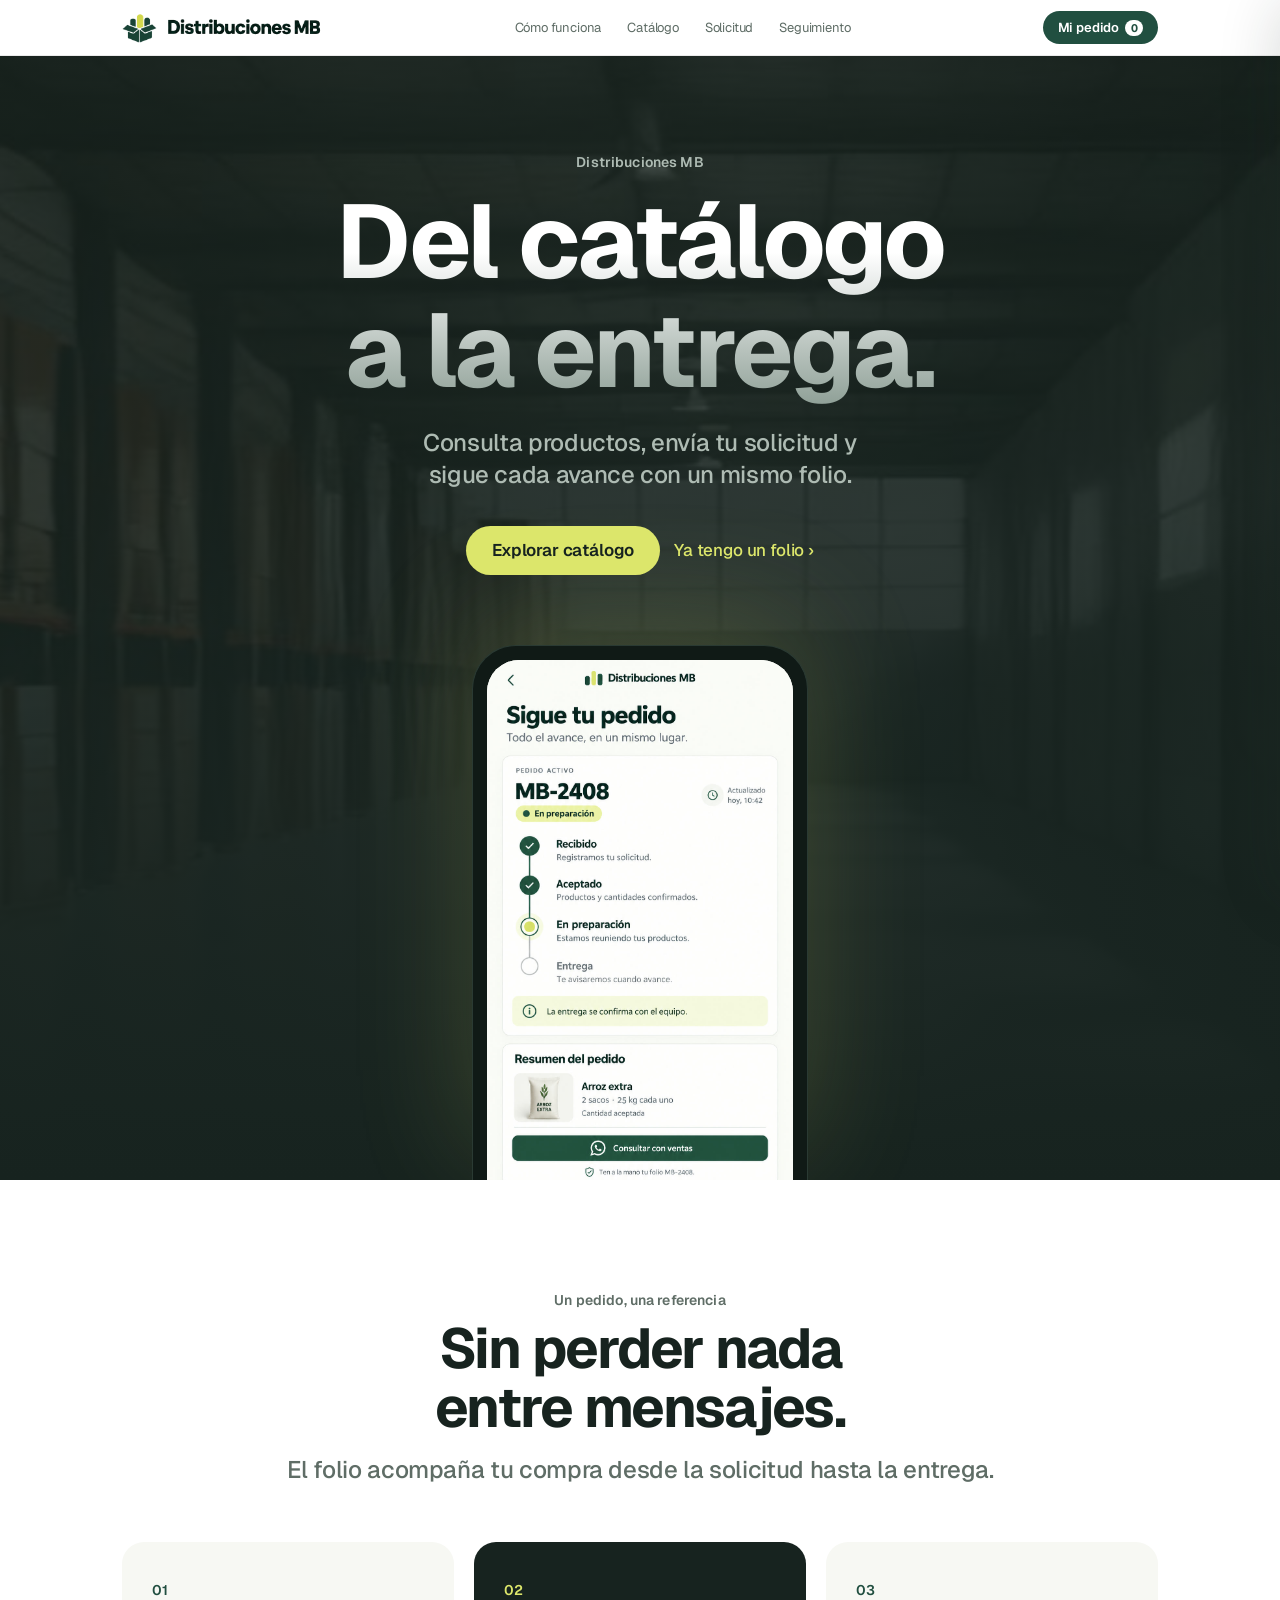
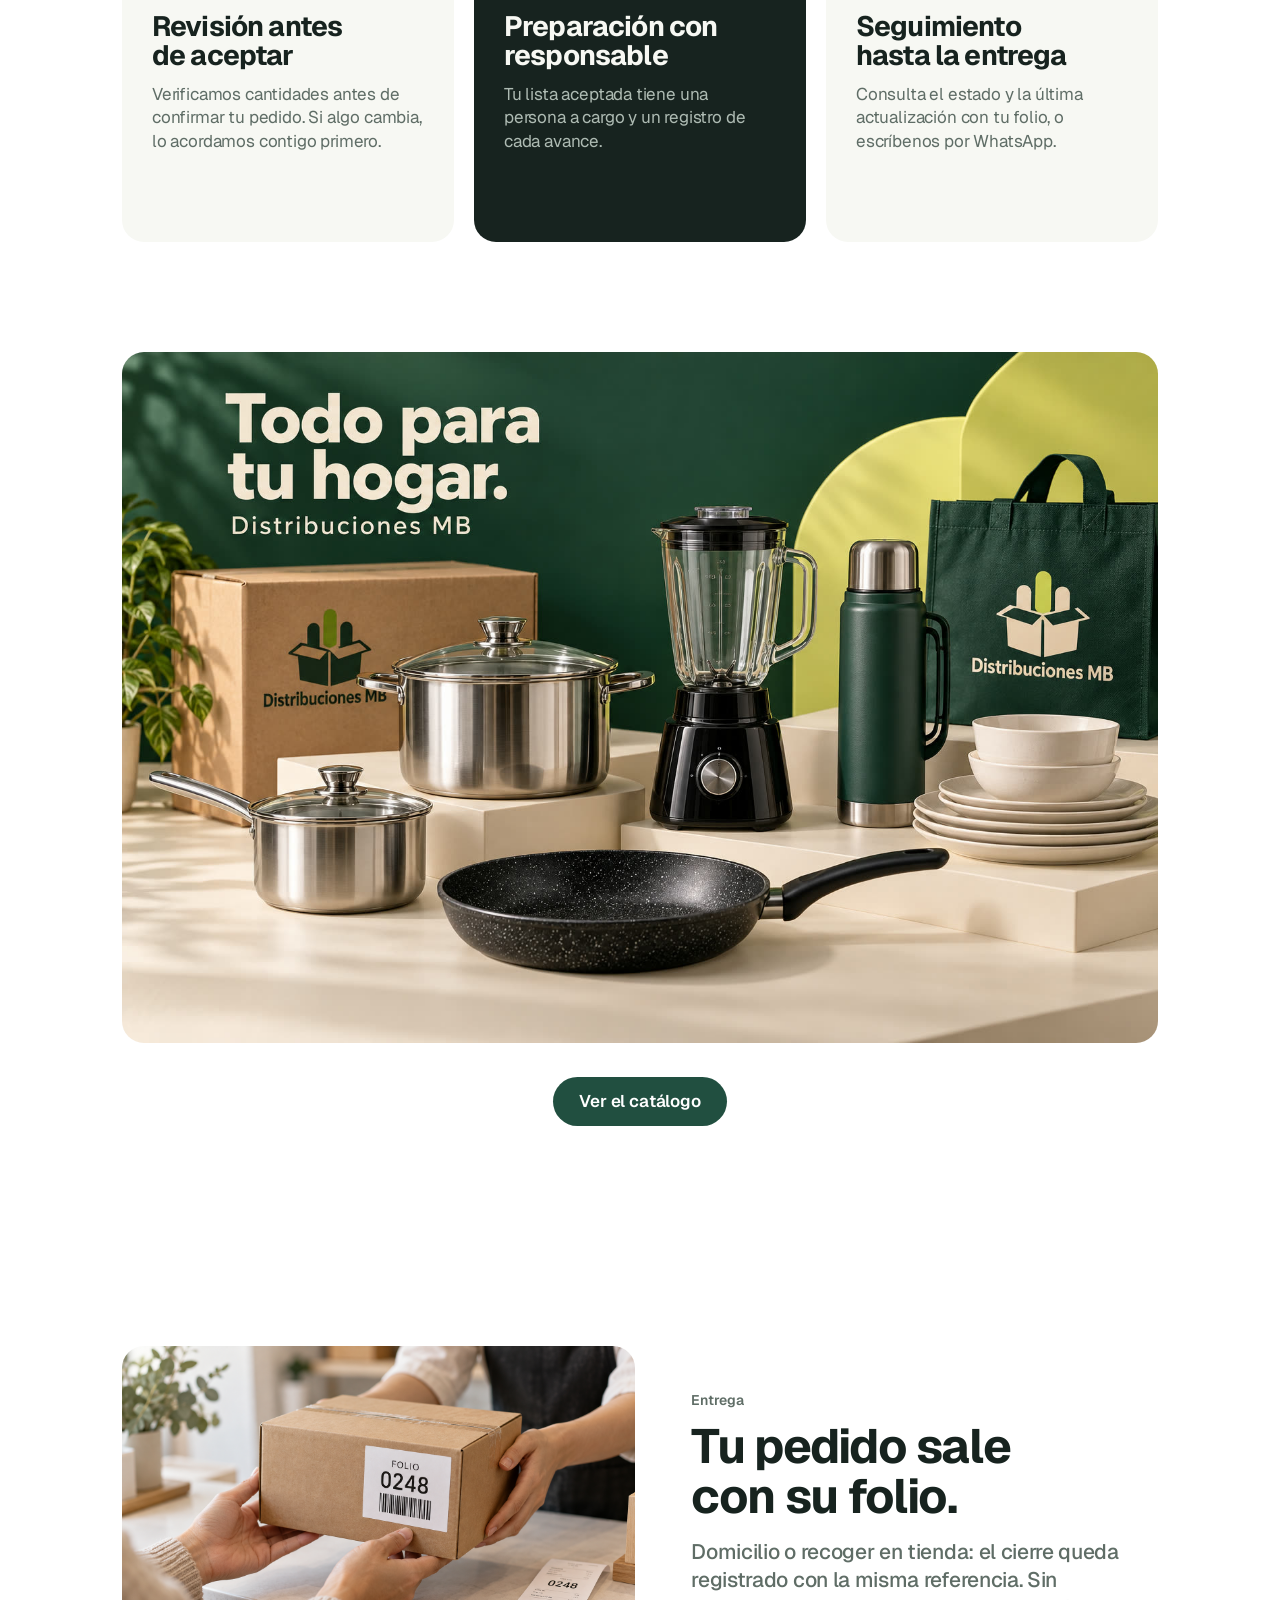
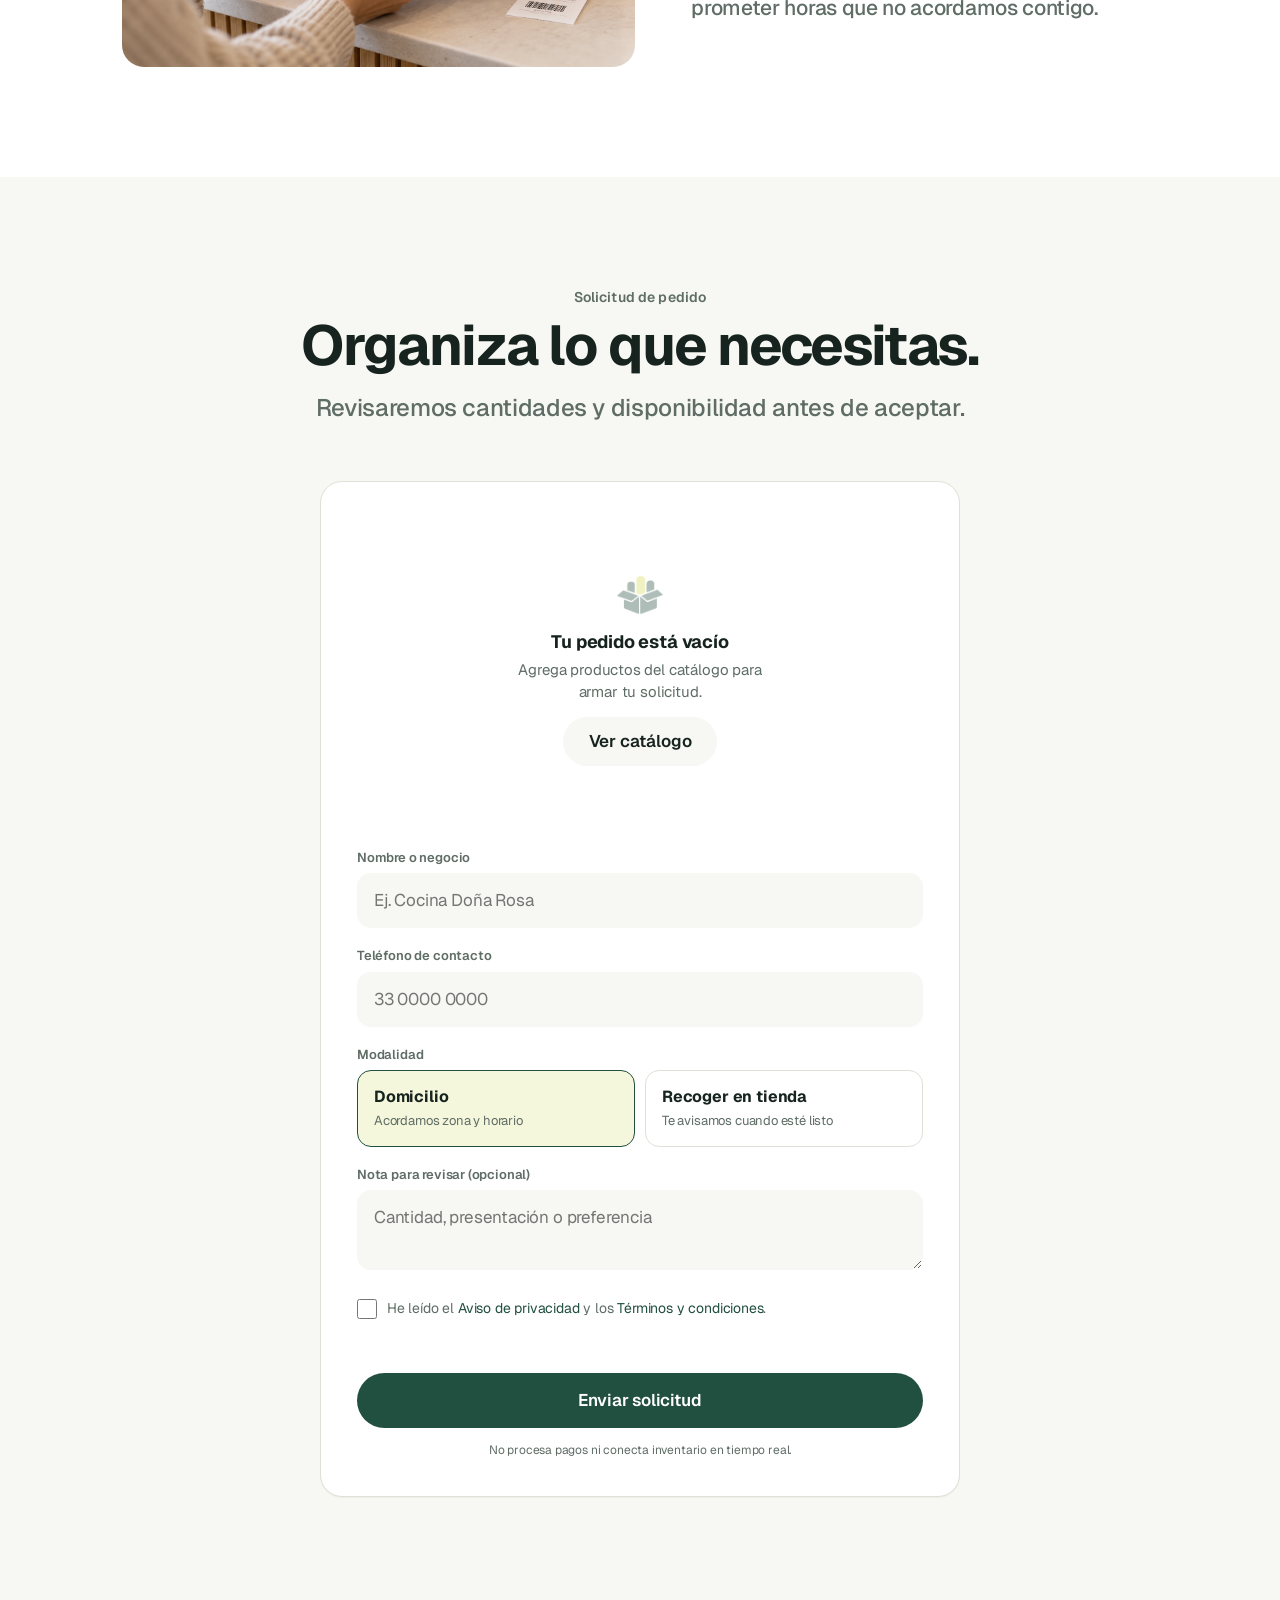
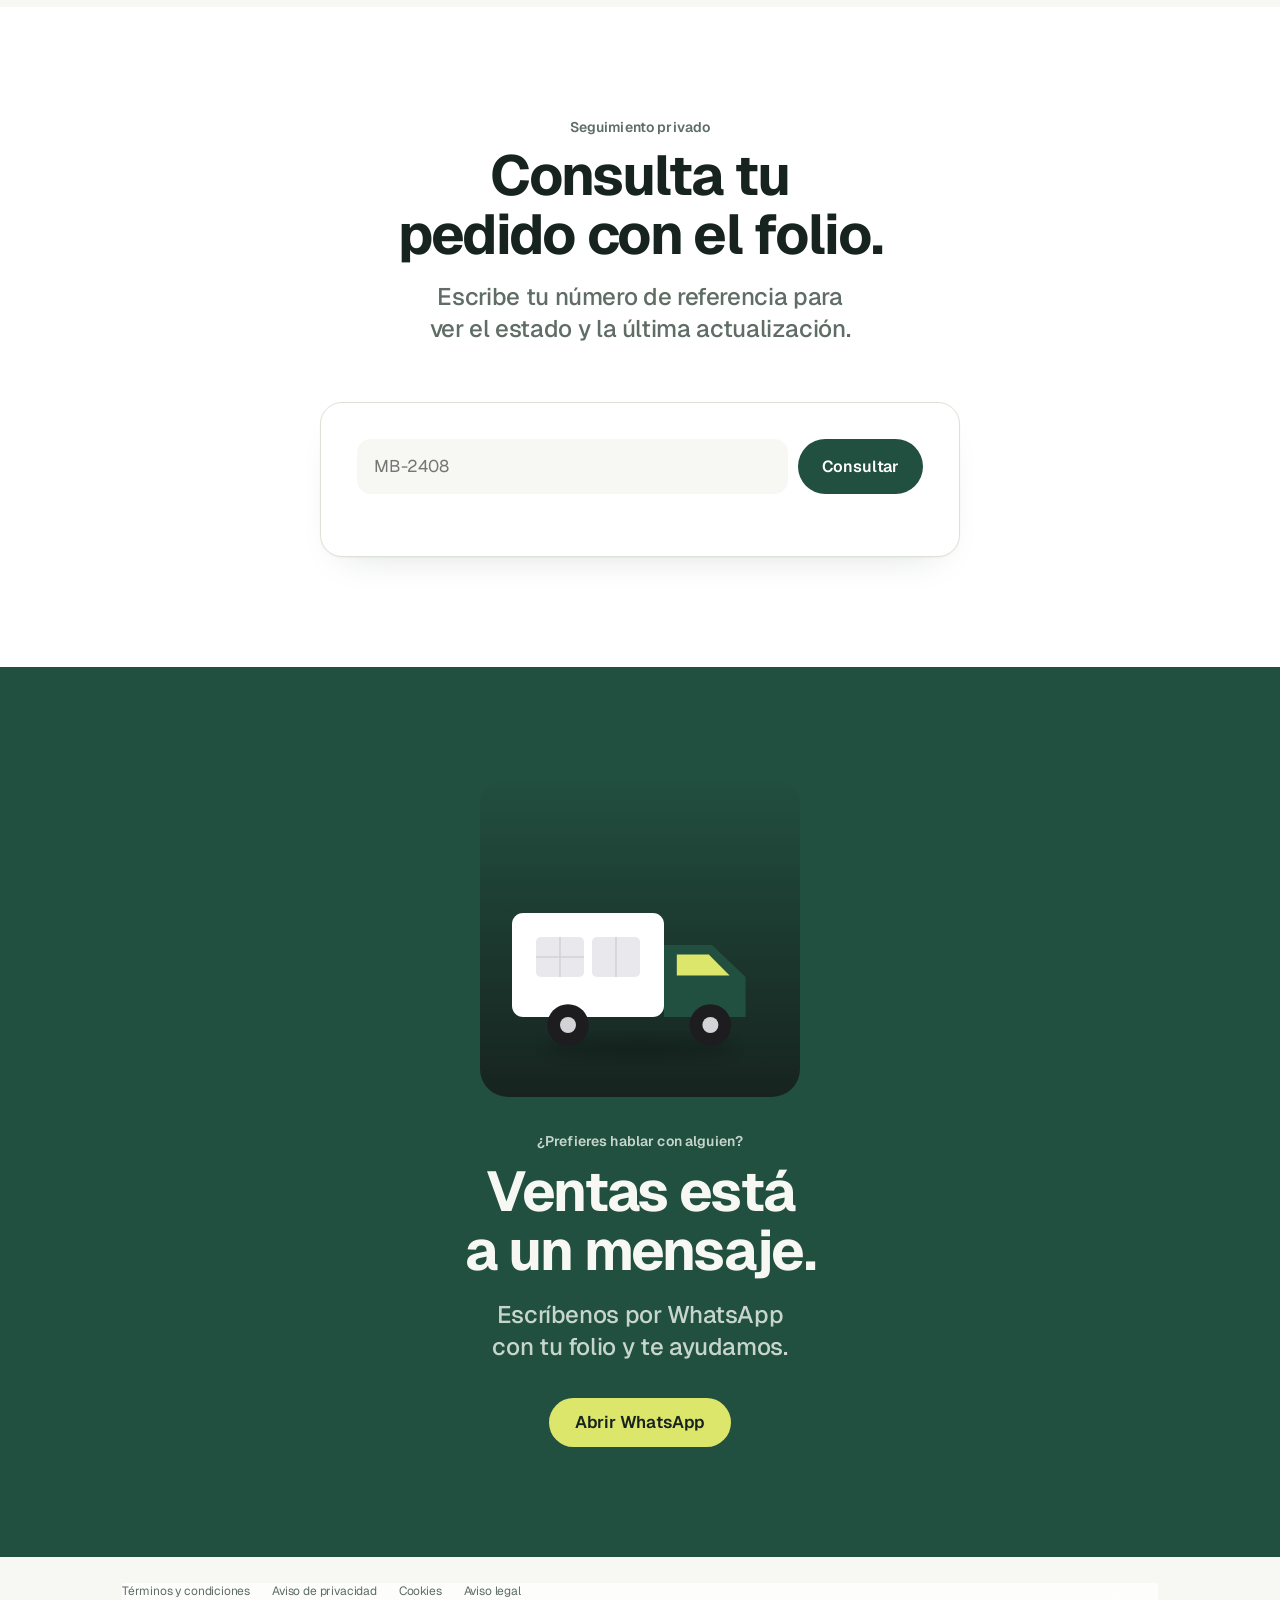
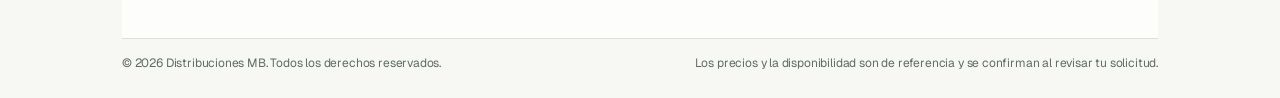
<file: index.html>
<!doctype html>
<html lang="es">
<head>
<meta charset="utf-8">
<link rel="icon" type="image/png" href="img/favicon.png">
<meta name="viewport" content="width=device-width, initial-scale=1, viewport-fit=cover">
<title>Distribuciones MB — Del catálogo a la entrega</title>
<meta name="description" content="Consulta productos, envía tu solicitud y sigue cada avance con un mismo folio.">
<link rel="preconnect" href="https://fonts.googleapis.com"><link rel="preconnect" href="https://fonts.gstatic.com" crossorigin>
<link rel="stylesheet" href="https://fonts.googleapis.com/css2?family=Geist:wght@400;500;600;700&display=swap">
<link rel="stylesheet" href="style.css">
</head>
<body>

<nav>
  <div class="wrap">
    <a class="brand" href="#top" aria-label="Distribuciones MB, inicio"><img class="lg-i" src="img/logo-icono.png" width="35" height="30" alt=""><img class="lg-n" src="img/logo-nombre.png" width="157" height="22" alt="Distribuciones MB"></a>
    <div class="links"><a href="#como">Cómo funciona</a><a href="catalogo.html">Catálogo</a><a href="#solicitud">Solicitud</a><a href="#seguimiento">Seguimiento</a></div>
    <button class="cartbtn" id="openCart" aria-label="Abrir tu solicitud">Mi pedido<b id="count">0</b></button>
  </div>
</nav>

<header class="hero" id="top">
  <div class="wrap">
    <p class="eyebrow">Distribuciones MB</p>
    <h1>Del catálogo a la entrega.</h1>
    <p class="lead">Consulta productos, envía tu solicitud y sigue cada avance con un mismo folio.</p>
    <div class="cta">
      <a class="btn" href="catalogo.html">Explorar catálogo</a>
      <a class="link" href="#seguimiento">Ya tengo un folio ›</a>
    </div>
  </div>
  <div class="stage rv">
    <div class="phone"><img src="img/seguimiento-movil.jpg" width="941" height="1672" alt="Pantalla de seguimiento del pedido MB-2408: recibido, aceptado, en preparación y entrega" fetchpriority="high"></div>
  </div>
</header>

<section id="como">
  <div class="wrap">
    <div class="head rv">
      <p class="eyebrow">Un pedido, una referencia</p>
      <h2>Sin perder nada entre mensajes.</h2>
      <p class="lead">El folio acompaña tu compra desde la solicitud hasta la entrega.</p>
    </div>
    <div class="bento">
      <div class="card gray rv"><div><span class="n">01</span><h3>Revisión antes de aceptar</h3><p>Verificamos cantidades antes de confirmar tu pedido. Si algo cambia, lo acordamos contigo primero.</p></div></div>
      <div class="card dark rv"><div><span class="n">02</span><h3>Preparación con responsable</h3><p>Tu lista aceptada tiene una persona a cargo y un registro de cada avance.</p></div></div>
      <div class="card gray rv"><div><span class="n">03</span><h3>Seguimiento hasta la entrega</h3><p>Consulta el estado y la última actualización con tu folio, o escríbenos por WhatsApp.</p></div></div>
    </div>
  </div>
</section>

<section style="padding:0 0 110px">
  <div class="wrap">
    <a class="showcase rv" href="catalogo.html" aria-label="Todo para tu hogar. Ver el catálogo de Distribuciones MB">
      <img src="img/hogar.jpg" width="1536" height="1024" loading="lazy" alt="Todo para tu hogar: ollas, sartén, licuadora, termo y vajilla junto a una caja y una bolsa con el logo de Distribuciones MB">
    </a>
    <div class="cta"><a class="btn" href="catalogo.html">Ver el catálogo</a></div>
  </div>
</section>

<section>
  <div class="wrap band">
    <div class="photo rv" role="img" aria-label="Entrega de una caja con etiqueta de folio" style="background-image:url(img/entrega-folio.png)"></div>
    <div class="rv">
      <p class="eyebrow">Entrega</p>
      <h2>Tu pedido sale con su folio.</h2>
      <p class="lead">Domicilio o recoger en tienda: el cierre queda registrado con la misma referencia. Sin prometer horas que no acordamos contigo.</p>
    </div>
  </div>
</section>

<section class="gray" id="solicitud">
  <div class="wrap">
    <div class="head rv">
      <p class="eyebrow">Solicitud de pedido</p>
      <h2>Organiza lo que necesitas.</h2>
      <p class="lead">Revisaremos cantidades y disponibilidad antes de aceptar.</p>
    </div>
    <form class="panel rv" id="form" novalidate>
      <div id="formView">
        <div class="lines" id="lines"></div>
        <label for="nombre">Nombre o negocio</label>
        <input class="field" id="nombre" autocomplete="organization" placeholder="Ej. Cocina Doña Rosa">
        <label for="tel">Teléfono de contacto</label>
        <input class="field" id="tel" type="tel" inputmode="tel" autocomplete="tel" placeholder="33 0000 0000">
        <label>Modalidad</label>
        <div class="seg">
          <label><input type="radio" name="mod" value="Domicilio" checked><span><b>Domicilio</b><em>Acordamos zona y horario</em></span></label>
          <label><input type="radio" name="mod" value="Recoger en tienda"><span><b>Recoger en tienda</b><em>Te avisamos cuando esté listo</em></span></label>
        </div>
        <label for="nota">Nota para revisar (opcional)</label>
        <textarea class="field" id="nota" rows="2" placeholder="Cantidad, presentación o preferencia"></textarea>
        <label class="chk"><input type="checkbox" id="priv"><span>He leído el <a href="legal.html#privacidad">Aviso de privacidad</a> y los <a href="legal.html#terminos">Términos y condiciones</a>.</span></label>
        <p class="err" id="err" role="alert"></p>
        <button class="btn submit" type="submit">Enviar solicitud</button>
        <p class="fine">No procesa pagos ni conecta inventario en tiempo real.</p>
      </div>
      <div class="done hide" id="doneView">
        <div class="ok">✓</div>
        <p class="eyebrow">Solicitud recibida</p>
        <div class="folio" id="newFolio"></div>
        <p>Conserva este folio para consultar avances y aclarar cualquier ajuste.</p>
        <ul class="dlines" id="doneLines"></ul>
        <p class="next">Siguiente paso: revisamos cantidades y disponibilidad y te contactamos por teléfono o WhatsApp.</p>
        <div class="cta">
          <a class="btn" id="goTrack" href="#seguimiento">Consultar seguimiento</a>
          <a class="link" id="wa" target="_blank" rel="noopener">Avisar por WhatsApp ›</a>
        </div>
      </div>
    </form>
  </div>
</section>

<section id="seguimiento">
  <div class="wrap">
    <div class="head rv">
      <p class="eyebrow">Seguimiento privado</p>
      <h2>Consulta tu pedido con el folio.</h2>
      <p class="lead">Escribe tu número de referencia para ver el estado y la última actualización.</p>
    </div>
    <div class="panel rv">
      <form class="lookup" id="lookup">
        <input class="field" id="folioIn" placeholder="MB-2408" aria-label="Folio" autocomplete="off">
        <button class="btn" type="submit">Consultar</button>
      </form>
      <p class="err" id="lerr" role="alert"></p>
      <div class="result hide" id="result"></div>
    </div>
  </div>
</section>

<section class="contact">
  <div class="wrap">
    <img class="truck" src="img/entrega.svg" alt="Camioneta de reparto de Distribuciones MB" loading="lazy">
    <p class="eyebrow" style="color:#c7d6cd">¿Prefieres hablar con alguien?</p>
    <h2>Ventas está a un mensaje.</h2>
    <p class="lead">Escríbenos por WhatsApp con tu folio y te ayudamos.</p>
    <div class="cta"><a class="btn" id="waGeneral" target="_blank" rel="noopener">Abrir WhatsApp</a></div>
  </div>
</section>

<footer>
  <div class="wrap foot">
    <nav class="flinks" aria-label="Legal"><a href="legal.html#terminos">Términos y condiciones</a><a href="legal.html#privacidad">Aviso de privacidad</a><a href="legal.html#cookies">Cookies</a><a href="legal.html#aviso">Aviso legal</a></nav>
    <div class="fbot"><span>© 2026 Distribuciones MB. Todos los derechos reservados.</span><span>Los precios y la disponibilidad son de referencia y se confirman al revisar tu solicitud.</span></div>
  </div>
</footer>

<div class="scrim" id="scrim"></div>
<aside class="drawer" id="drawer" aria-label="Tu pedido" aria-hidden="true">
  <header><div><h3>Tu pedido</h3><small id="drawerCount"></small></div><button class="x" id="closeCart" aria-label="Cerrar">✕</button></header>
  <div class="body" id="drawerBody"></div>
  <div id="drawerFoot"></div>
  <a class="btn" href="#solicitud" id="toForm">Continuar con la solicitud</a>
</aside>

<script src="app.js"></script>
</body>
</html>
</file>
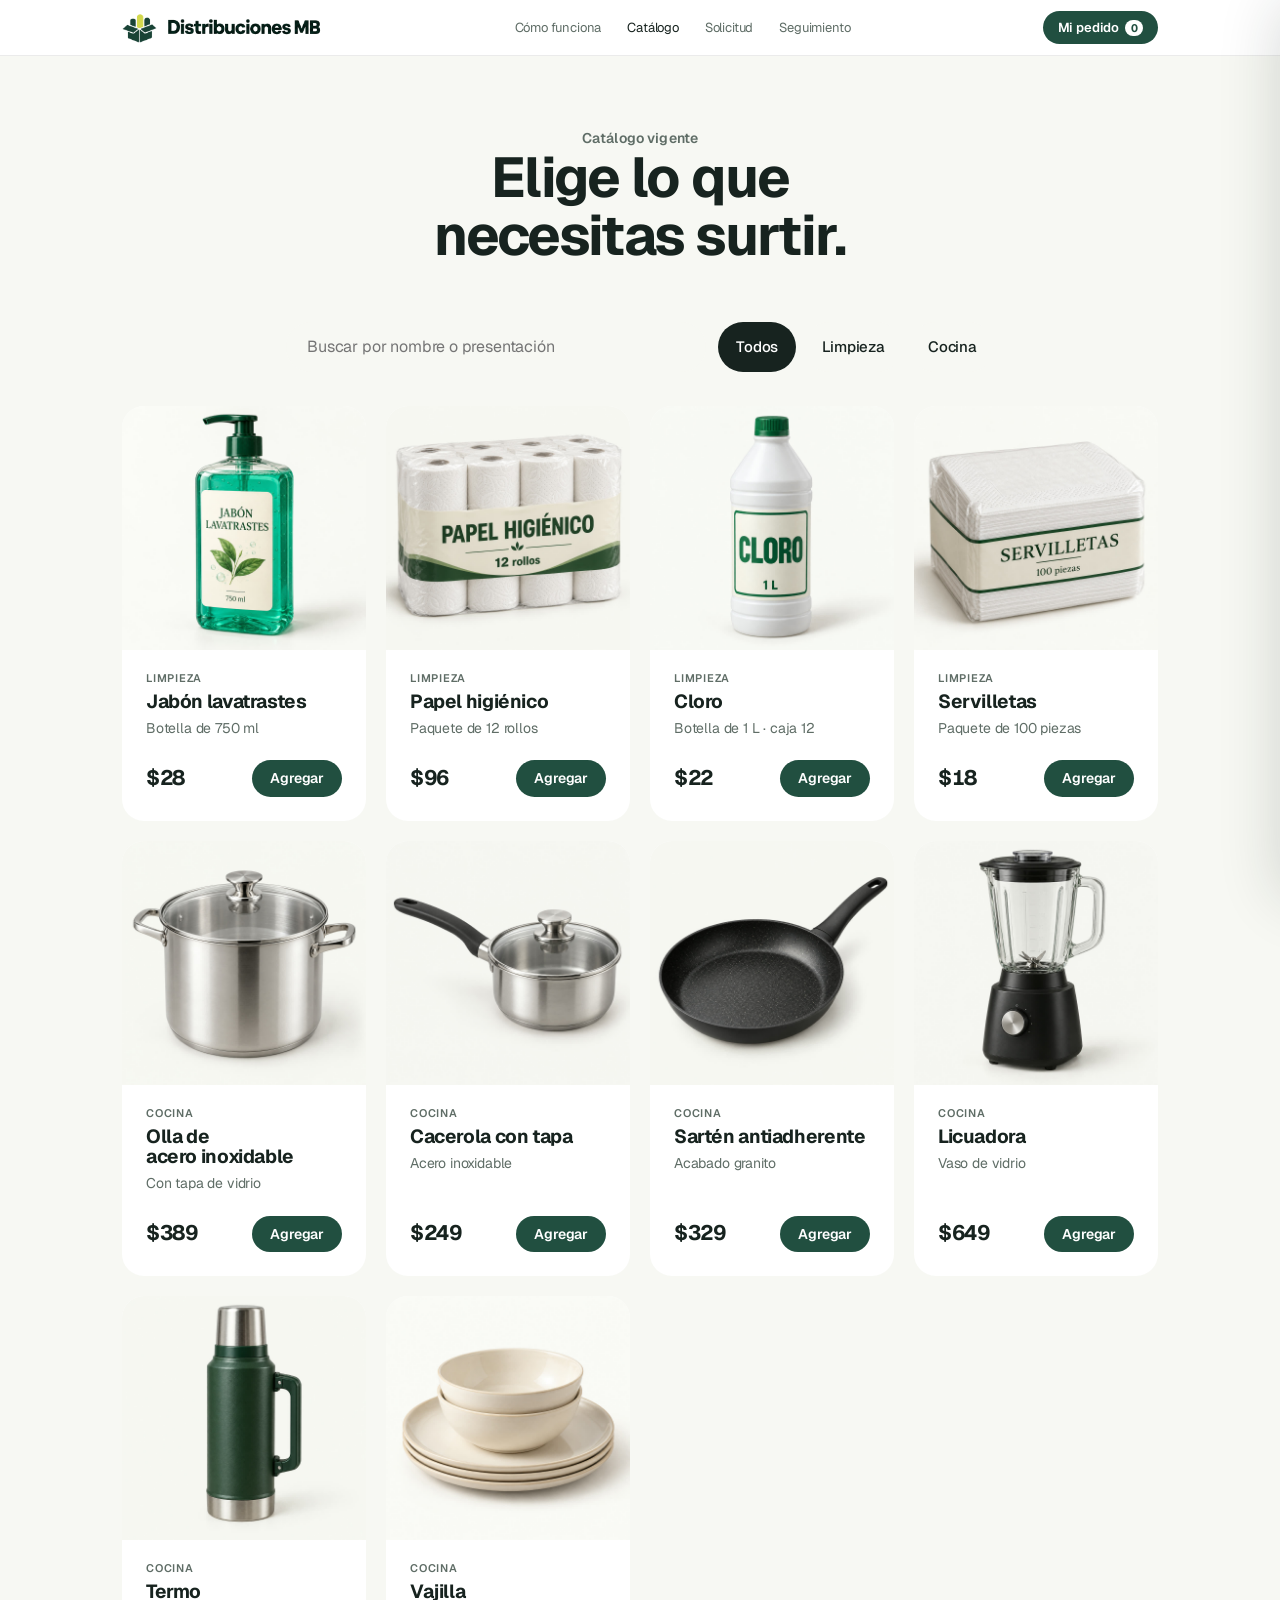
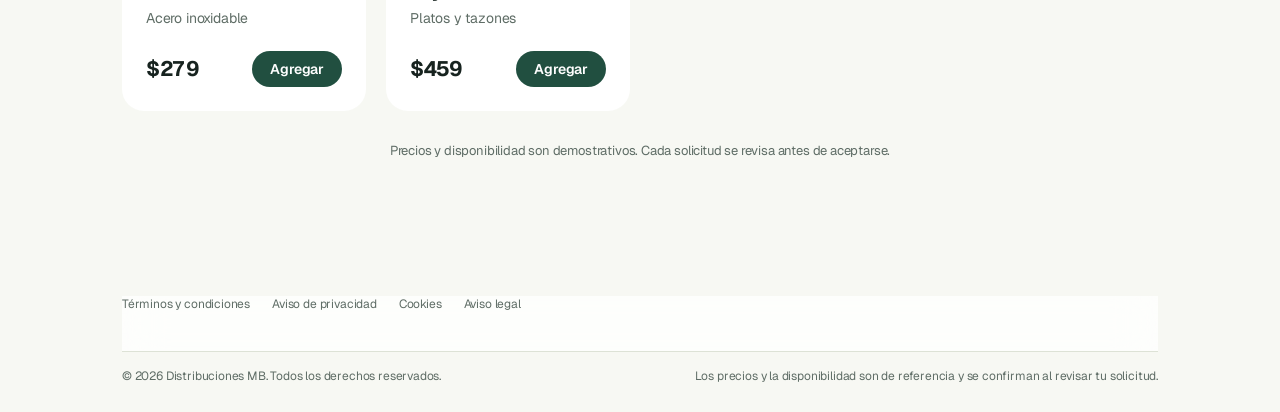
<file: catalogo.html>
<!doctype html>
<html lang="es">
<head>
<meta charset="utf-8">
<link rel="icon" type="image/png" href="img/favicon.png">
<meta name="viewport" content="width=device-width, initial-scale=1, viewport-fit=cover">
<title>Catálogo — Distribuciones MB</title>
<meta name="description" content="Consulta productos, envía tu solicitud y sigue cada avance con un mismo folio.">
<link rel="preconnect" href="https://fonts.googleapis.com"><link rel="preconnect" href="https://fonts.gstatic.com" crossorigin>
<link rel="stylesheet" href="https://fonts.googleapis.com/css2?family=Geist:wght@400;500;600;700&display=swap">
<link rel="stylesheet" href="style.css">
</head>
<body>

<nav>
  <div class="wrap">
    <a class="brand" href="index.html" aria-label="Distribuciones MB, inicio"><img class="lg-i" src="img/logo-icono.png" width="35" height="30" alt=""><img class="lg-n" src="img/logo-nombre.png" width="157" height="22" alt="Distribuciones MB"></a>
    <div class="links"><a href="index.html#como">Cómo funciona</a><a href="catalogo.html" style="color:var(--ink)">Catálogo</a><a href="index.html#solicitud">Solicitud</a><a href="index.html#seguimiento">Seguimiento</a></div>
    <button class="cartbtn" id="openCart" aria-label="Abrir tu solicitud">Mi pedido<b id="count">0</b></button>
  </div>
</nav>

<section class="gray" id="catalogo" style="padding-top:72px">
  <div class="wrap">
    <div class="head rv">
      <p class="eyebrow">Catálogo vigente</p>
      <h1 style="font-size:clamp(34px,5.4vw,56px)">Elige lo que necesitas surtir.</h1>
    </div>
    <div class="tools rv">
      <input class="search" id="q" type="search" placeholder="Buscar por nombre o presentación" aria-label="Buscar productos">
      <div class="chips" id="chips" role="group" aria-label="Categorías"></div>
    </div>
    <div class="grid" id="grid"></div>
    <p class="note">Precios y disponibilidad son demostrativos. Cada solicitud se revisa antes de aceptarse.</p>
  </div>
</section>

<footer>
  <div class="wrap foot">
    <nav class="flinks" aria-label="Legal"><a href="legal.html#terminos">Términos y condiciones</a><a href="legal.html#privacidad">Aviso de privacidad</a><a href="legal.html#cookies">Cookies</a><a href="legal.html#aviso">Aviso legal</a></nav>
    <div class="fbot"><span>© 2026 Distribuciones MB. Todos los derechos reservados.</span><span>Los precios y la disponibilidad son de referencia y se confirman al revisar tu solicitud.</span></div>
  </div>
</footer>

<div class="scrim" id="scrim"></div>
<aside class="drawer" id="drawer" aria-label="Tu pedido" aria-hidden="true">
  <header><div><h3>Tu pedido</h3><small id="drawerCount"></small></div><button class="x" id="closeCart" aria-label="Cerrar">✕</button></header>
  <div class="body" id="drawerBody"></div>
  <div id="drawerFoot"></div>
  <a class="btn" href="index.html#solicitud" id="toForm">Continuar con la solicitud</a>
</aside>

<script src="app.js"></script>
</body>
</html>
</file>
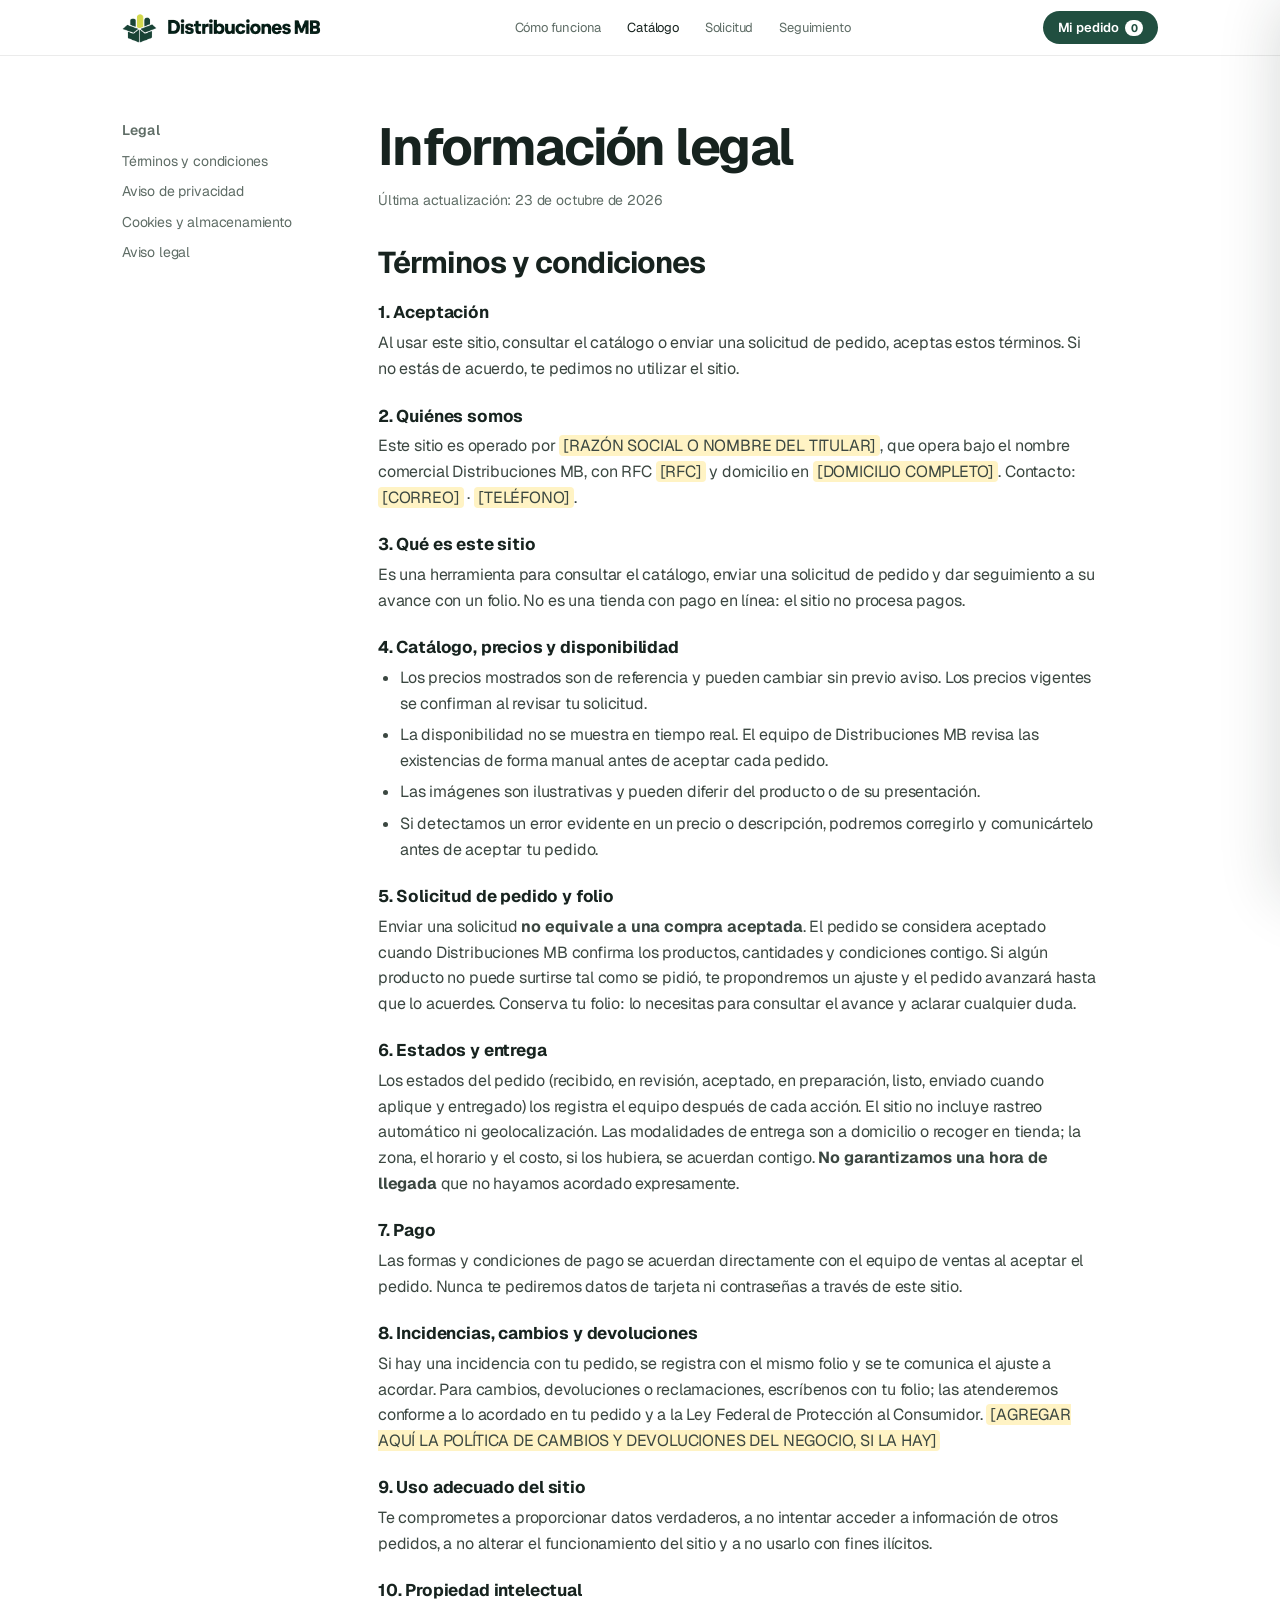
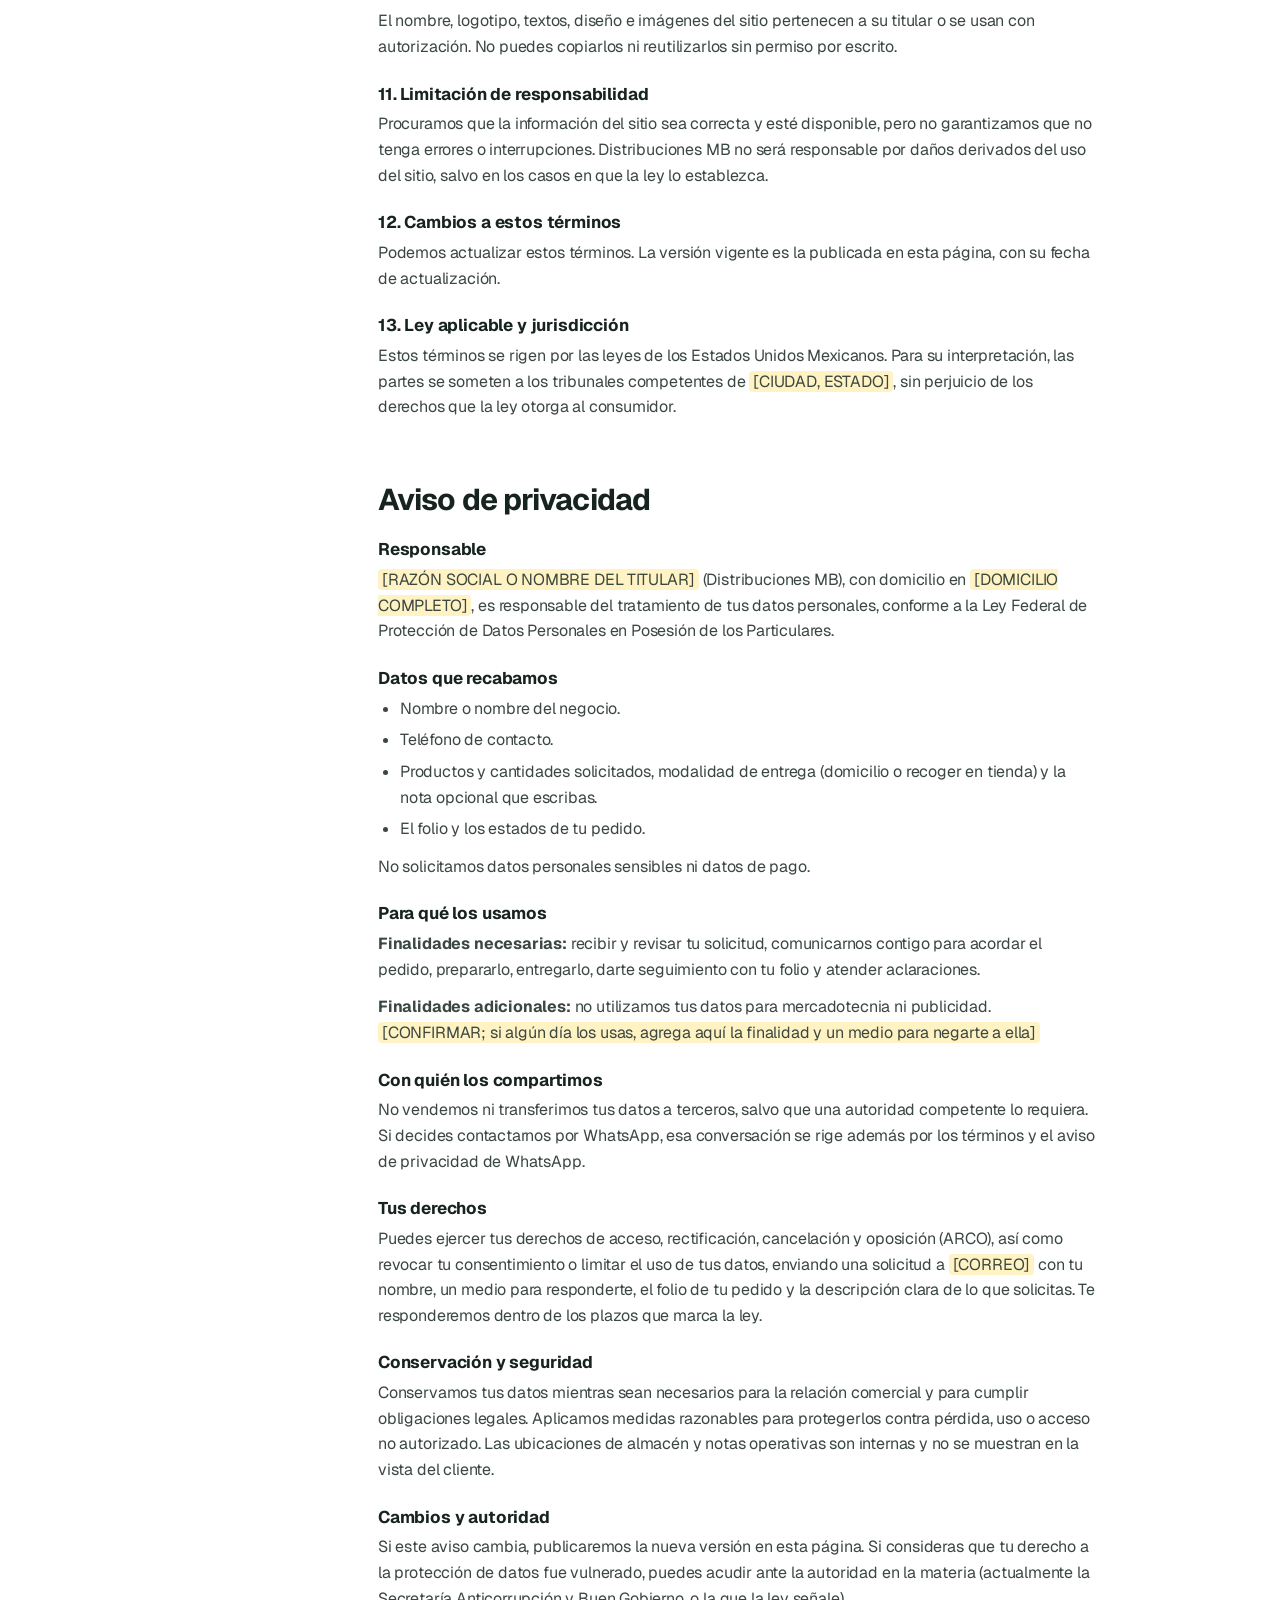
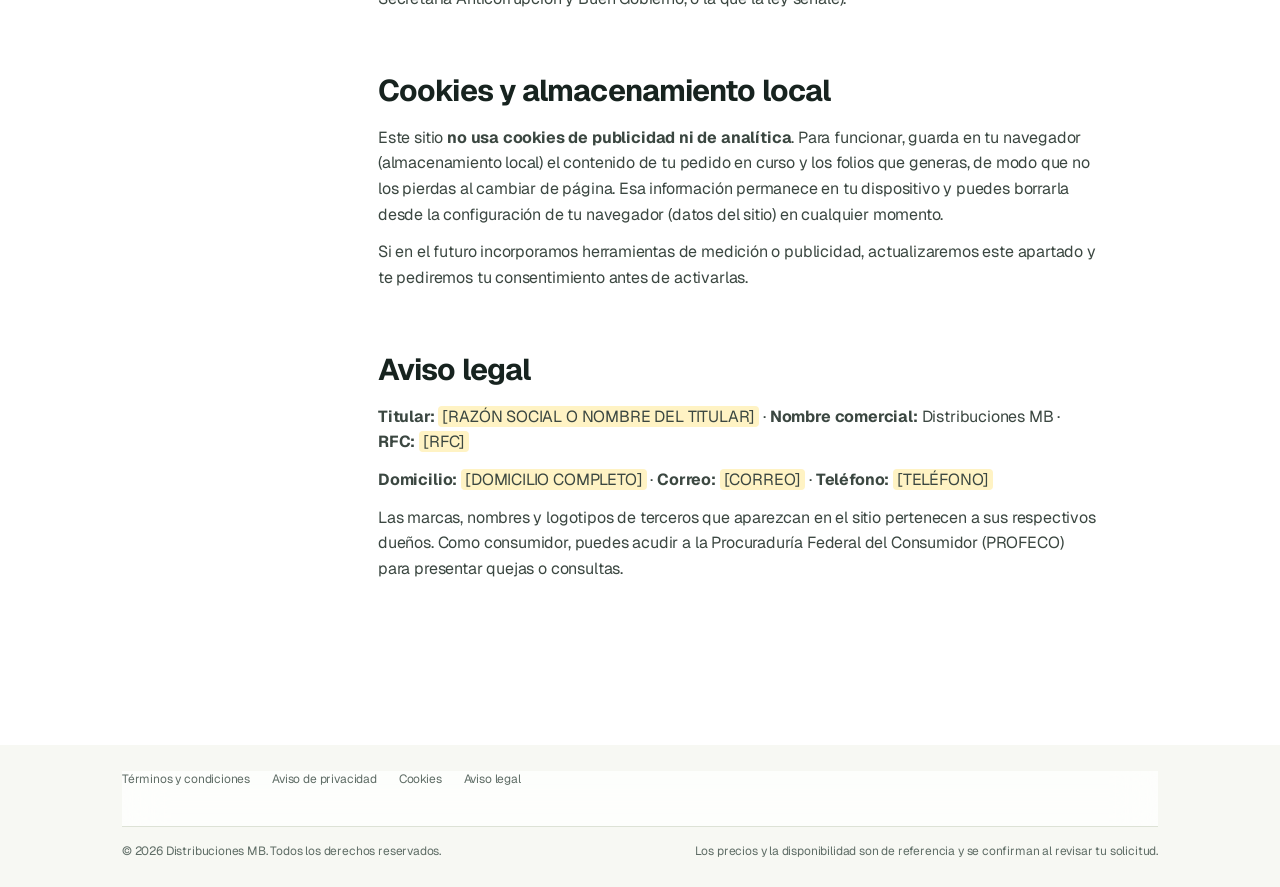
<file: legal.html>
<!doctype html>
<html lang="es">
<head>
<meta charset="utf-8">
<link rel="icon" type="image/png" href="img/favicon.png">
<meta name="viewport" content="width=device-width, initial-scale=1, viewport-fit=cover">
<title>Información legal — Distribuciones MB</title>
<meta name="description" content="Consulta productos, envía tu solicitud y sigue cada avance con un mismo folio.">
<link rel="preconnect" href="https://fonts.googleapis.com"><link rel="preconnect" href="https://fonts.gstatic.com" crossorigin>
<link rel="stylesheet" href="https://fonts.googleapis.com/css2?family=Geist:wght@400;500;600;700&display=swap">
<link rel="stylesheet" href="style.css">
</head>
<body>

<nav>
  <div class="wrap">
    <a class="brand" href="index.html" aria-label="Distribuciones MB, inicio"><img class="lg-i" src="img/logo-icono.png" width="35" height="30" alt=""><img class="lg-n" src="img/logo-nombre.png" width="157" height="22" alt="Distribuciones MB"></a>
    <div class="links"><a href="index.html#como">Cómo funciona</a><a href="catalogo.html" style="color:var(--ink)">Catálogo</a><a href="index.html#solicitud">Solicitud</a><a href="index.html#seguimiento">Seguimiento</a></div>
    <button class="cartbtn" id="openCart" aria-label="Abrir tu solicitud">Mi pedido<b id="count">0</b></button>
  </div>
</nav>

<!-- BORRADOR: completa los datos resaltados (<mark>) y revisa estos textos con un abogado antes de publicar. -->
<section style="padding:64px 0 100px">
  <div class="wrap legal">
    <aside class="toc" aria-label="Contenido">
      <p class="eyebrow">Legal</p>
      <a href="#terminos">Términos y condiciones</a>
      <a href="#privacidad">Aviso de privacidad</a>
      <a href="#cookies">Cookies y almacenamiento</a>
      <a href="#aviso">Aviso legal</a>
    </aside>

    <article class="prose">
      <h1>Información legal</h1>
      <p class="upd">Última actualización: 23 de octubre de 2026</p>

      <section id="terminos">
        <h2>Términos y condiciones</h2>
        <h3>1. Aceptación</h3>
        <p>Al usar este sitio, consultar el catálogo o enviar una solicitud de pedido, aceptas estos términos. Si no estás de acuerdo, te pedimos no utilizar el sitio.</p>
        <h3>2. Quiénes somos</h3>
        <p>Este sitio es operado por <mark>[RAZÓN SOCIAL O NOMBRE DEL TITULAR]</mark>, que opera bajo el nombre comercial Distribuciones MB, con RFC <mark>[RFC]</mark> y domicilio en <mark>[DOMICILIO COMPLETO]</mark>. Contacto: <mark>[CORREO]</mark> · <mark>[TELÉFONO]</mark>.</p>
        <h3>3. Qué es este sitio</h3>
        <p>Es una herramienta para consultar el catálogo, enviar una solicitud de pedido y dar seguimiento a su avance con un folio. No es una tienda con pago en línea: el sitio no procesa pagos.</p>
        <h3>4. Catálogo, precios y disponibilidad</h3>
        <ul>
          <li>Los precios mostrados son de referencia y pueden cambiar sin previo aviso. Los precios vigentes se confirman al revisar tu solicitud.</li>
          <li>La disponibilidad no se muestra en tiempo real. El equipo de Distribuciones MB revisa las existencias de forma manual antes de aceptar cada pedido.</li>
          <li>Las imágenes son ilustrativas y pueden diferir del producto o de su presentación.</li>
          <li>Si detectamos un error evidente en un precio o descripción, podremos corregirlo y comunicártelo antes de aceptar tu pedido.</li>
        </ul>
        <h3>5. Solicitud de pedido y folio</h3>
        <p>Enviar una solicitud <strong>no equivale a una compra aceptada</strong>. El pedido se considera aceptado cuando Distribuciones MB confirma los productos, cantidades y condiciones contigo. Si algún producto no puede surtirse tal como se pidió, te propondremos un ajuste y el pedido avanzará hasta que lo acuerdes. Conserva tu folio: lo necesitas para consultar el avance y aclarar cualquier duda.</p>
        <h3>6. Estados y entrega</h3>
        <p>Los estados del pedido (recibido, en revisión, aceptado, en preparación, listo, enviado cuando aplique y entregado) los registra el equipo después de cada acción. El sitio no incluye rastreo automático ni geolocalización. Las modalidades de entrega son a domicilio o recoger en tienda; la zona, el horario y el costo, si los hubiera, se acuerdan contigo. <strong>No garantizamos una hora de llegada</strong> que no hayamos acordado expresamente.</p>
        <h3>7. Pago</h3>
        <p>Las formas y condiciones de pago se acuerdan directamente con el equipo de ventas al aceptar el pedido. Nunca te pediremos datos de tarjeta ni contraseñas a través de este sitio.</p>
        <h3>8. Incidencias, cambios y devoluciones</h3>
        <p>Si hay una incidencia con tu pedido, se registra con el mismo folio y se te comunica el ajuste a acordar. Para cambios, devoluciones o reclamaciones, escríbenos con tu folio; las atenderemos conforme a lo acordado en tu pedido y a la Ley Federal de Protección al Consumidor. <mark>[AGREGAR AQUÍ LA POLÍTICA DE CAMBIOS Y DEVOLUCIONES DEL NEGOCIO, SI LA HAY]</mark></p>
        <h3>9. Uso adecuado del sitio</h3>
        <p>Te comprometes a proporcionar datos verdaderos, a no intentar acceder a información de otros pedidos, a no alterar el funcionamiento del sitio y a no usarlo con fines ilícitos.</p>
        <h3>10. Propiedad intelectual</h3>
        <p>El nombre, logotipo, textos, diseño e imágenes del sitio pertenecen a su titular o se usan con autorización. No puedes copiarlos ni reutilizarlos sin permiso por escrito.</p>
        <h3>11. Limitación de responsabilidad</h3>
        <p>Procuramos que la información del sitio sea correcta y esté disponible, pero no garantizamos que no tenga errores o interrupciones. Distribuciones MB no será responsable por daños derivados del uso del sitio, salvo en los casos en que la ley lo establezca.</p>
        <h3>12. Cambios a estos términos</h3>
        <p>Podemos actualizar estos términos. La versión vigente es la publicada en esta página, con su fecha de actualización.</p>
        <h3>13. Ley aplicable y jurisdicción</h3>
        <p>Estos términos se rigen por las leyes de los Estados Unidos Mexicanos. Para su interpretación, las partes se someten a los tribunales competentes de <mark>[CIUDAD, ESTADO]</mark>, sin perjuicio de los derechos que la ley otorga al consumidor.</p>
      </section>

      <section id="privacidad">
        <h2>Aviso de privacidad</h2>
        <h3>Responsable</h3>
        <p><mark>[RAZÓN SOCIAL O NOMBRE DEL TITULAR]</mark> (Distribuciones MB), con domicilio en <mark>[DOMICILIO COMPLETO]</mark>, es responsable del tratamiento de tus datos personales, conforme a la Ley Federal de Protección de Datos Personales en Posesión de los Particulares.</p>
        <h3>Datos que recabamos</h3>
        <ul>
          <li>Nombre o nombre del negocio.</li>
          <li>Teléfono de contacto.</li>
          <li>Productos y cantidades solicitados, modalidad de entrega (domicilio o recoger en tienda) y la nota opcional que escribas.</li>
          <li>El folio y los estados de tu pedido.</li>
        </ul>
        <p>No solicitamos datos personales sensibles ni datos de pago.</p>
        <h3>Para qué los usamos</h3>
        <p><strong>Finalidades necesarias:</strong> recibir y revisar tu solicitud, comunicarnos contigo para acordar el pedido, prepararlo, entregarlo, darte seguimiento con tu folio y atender aclaraciones.</p>
        <p><strong>Finalidades adicionales:</strong> no utilizamos tus datos para mercadotecnia ni publicidad. <mark>[CONFIRMAR; si algún día los usas, agrega aquí la finalidad y un medio para negarte a ella]</mark></p>
        <h3>Con quién los compartimos</h3>
        <p>No vendemos ni transferimos tus datos a terceros, salvo que una autoridad competente lo requiera. Si decides contactarnos por WhatsApp, esa conversación se rige además por los términos y el aviso de privacidad de WhatsApp.</p>
        <h3>Tus derechos</h3>
        <p>Puedes ejercer tus derechos de acceso, rectificación, cancelación y oposición (ARCO), así como revocar tu consentimiento o limitar el uso de tus datos, enviando una solicitud a <mark>[CORREO]</mark> con tu nombre, un medio para responderte, el folio de tu pedido y la descripción clara de lo que solicitas. Te responderemos dentro de los plazos que marca la ley.</p>
        <h3>Conservación y seguridad</h3>
        <p>Conservamos tus datos mientras sean necesarios para la relación comercial y para cumplir obligaciones legales. Aplicamos medidas razonables para protegerlos contra pérdida, uso o acceso no autorizado. Las ubicaciones de almacén y notas operativas son internas y no se muestran en la vista del cliente.</p>
        <h3>Cambios y autoridad</h3>
        <p>Si este aviso cambia, publicaremos la nueva versión en esta página. Si consideras que tu derecho a la protección de datos fue vulnerado, puedes acudir ante la autoridad en la materia (actualmente la Secretaría Anticorrupción y Buen Gobierno, o la que la ley señale).</p>
      </section>

      <section id="cookies">
        <h2>Cookies y almacenamiento local</h2>
        <p>Este sitio <strong>no usa cookies de publicidad ni de analítica</strong>. Para funcionar, guarda en tu navegador (almacenamiento local) el contenido de tu pedido en curso y los folios que generas, de modo que no los pierdas al cambiar de página. Esa información permanece en tu dispositivo y puedes borrarla desde la configuración de tu navegador (datos del sitio) en cualquier momento.</p>
        <p>Si en el futuro incorporamos herramientas de medición o publicidad, actualizaremos este apartado y te pediremos tu consentimiento antes de activarlas.</p>
      </section>

      <section id="aviso">
        <h2>Aviso legal</h2>
        <p><strong>Titular:</strong> <mark>[RAZÓN SOCIAL O NOMBRE DEL TITULAR]</mark> · <strong>Nombre comercial:</strong> Distribuciones MB · <strong>RFC:</strong> <mark>[RFC]</mark></p>
        <p><strong>Domicilio:</strong> <mark>[DOMICILIO COMPLETO]</mark> · <strong>Correo:</strong> <mark>[CORREO]</mark> · <strong>Teléfono:</strong> <mark>[TELÉFONO]</mark></p>
        <p>Las marcas, nombres y logotipos de terceros que aparezcan en el sitio pertenecen a sus respectivos dueños. Como consumidor, puedes acudir a la Procuraduría Federal del Consumidor (PROFECO) para presentar quejas o consultas.</p>
      </section>
    </article>
  </div>
</section>

<footer>
  <div class="wrap foot">
    <nav class="flinks" aria-label="Legal"><a href="legal.html#terminos">Términos y condiciones</a><a href="legal.html#privacidad">Aviso de privacidad</a><a href="legal.html#cookies">Cookies</a><a href="legal.html#aviso">Aviso legal</a></nav>
    <div class="fbot"><span>© 2026 Distribuciones MB. Todos los derechos reservados.</span><span>Los precios y la disponibilidad son de referencia y se confirman al revisar tu solicitud.</span></div>
  </div>
</footer>

<div class="scrim" id="scrim"></div>
<aside class="drawer" id="drawer" aria-label="Tu pedido" aria-hidden="true">
  <header><div><h3>Tu pedido</h3><small id="drawerCount"></small></div><button class="x" id="closeCart" aria-label="Cerrar">✕</button></header>
  <div class="body" id="drawerBody"></div>
  <div id="drawerFoot"></div>
  <a class="btn" href="index.html#solicitud" id="toForm">Continuar con la solicitud</a>
</aside>

<script src="app.js"></script>
</body>
</html>
</file>
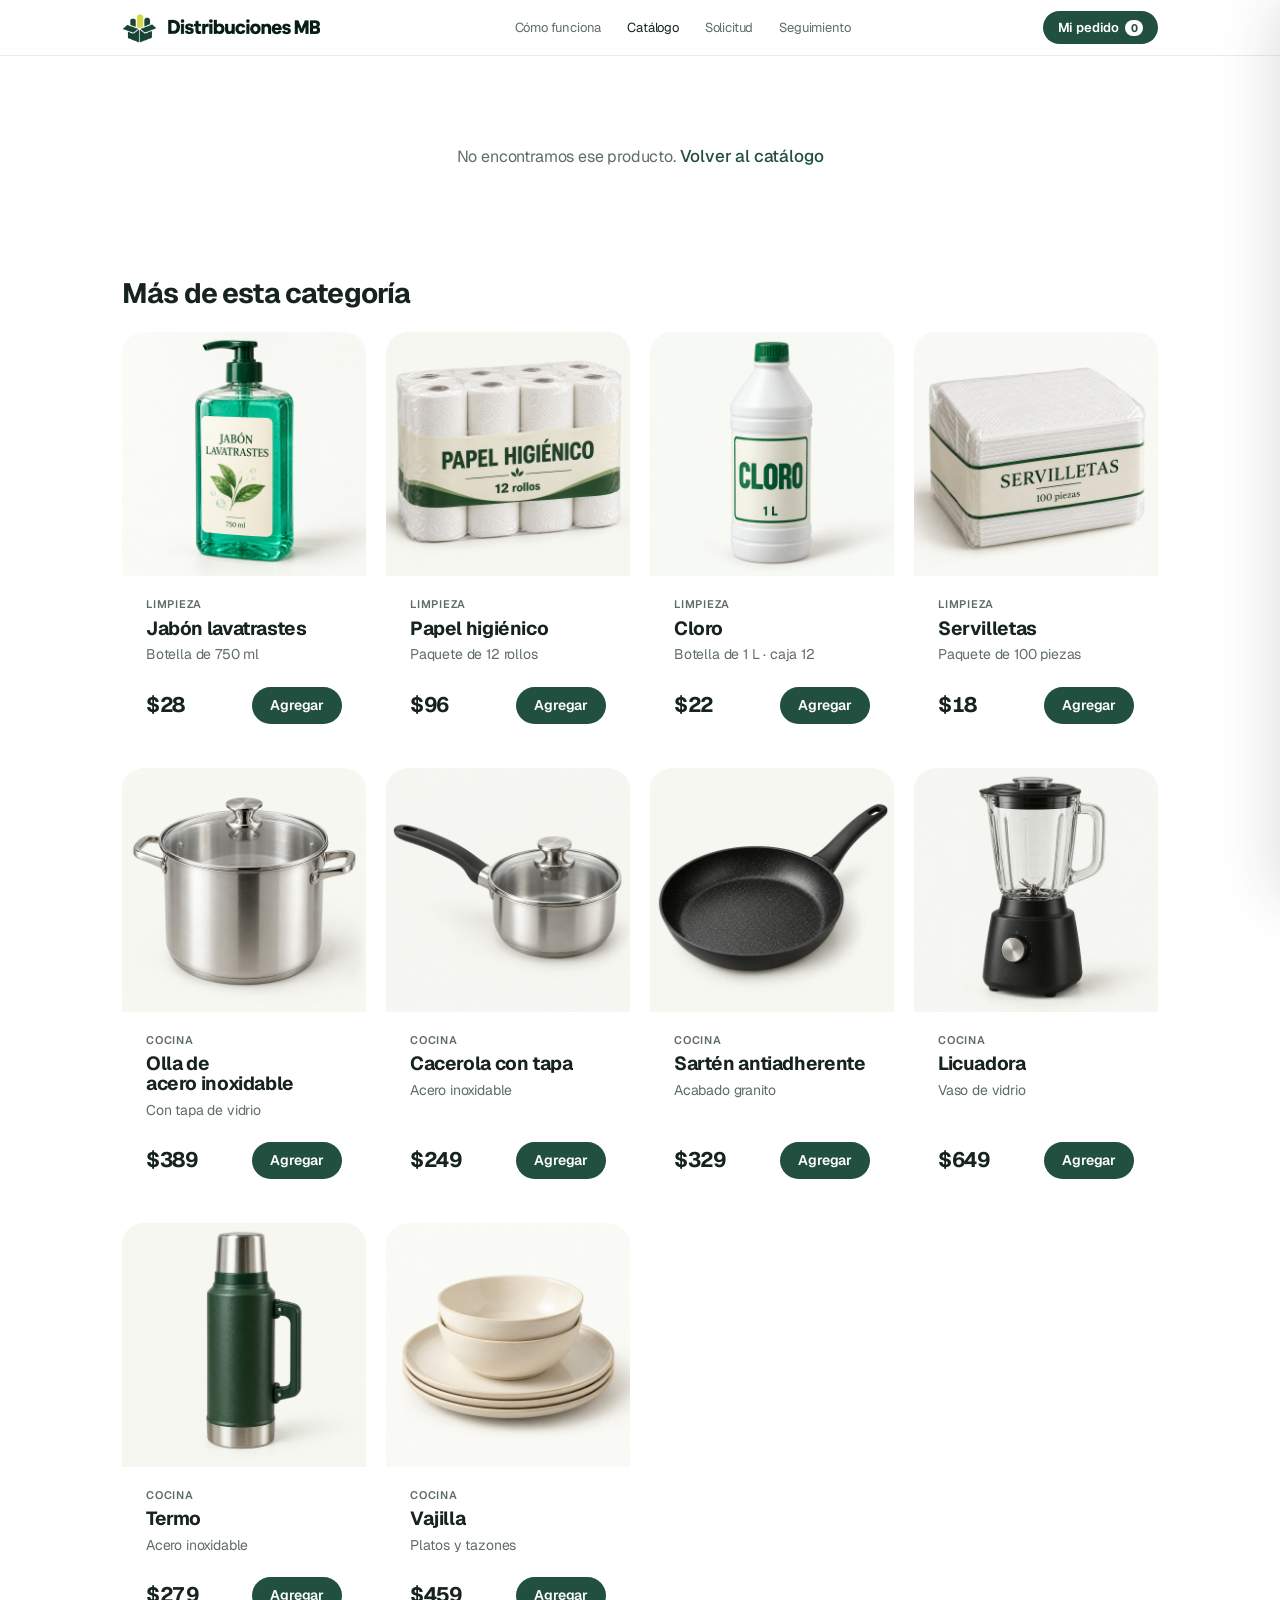
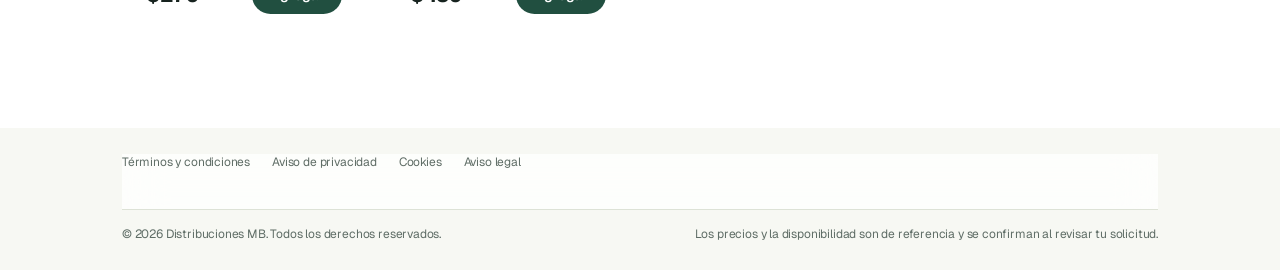
<file: producto.html>
<!doctype html>
<html lang="es">
<head>
<meta charset="utf-8">
<link rel="icon" type="image/png" href="img/favicon.png">
<meta name="viewport" content="width=device-width, initial-scale=1, viewport-fit=cover">
<title>Producto — Distribuciones MB</title>
<meta name="description" content="Consulta productos, envía tu solicitud y sigue cada avance con un mismo folio.">
<link rel="preconnect" href="https://fonts.googleapis.com"><link rel="preconnect" href="https://fonts.gstatic.com" crossorigin>
<link rel="stylesheet" href="https://fonts.googleapis.com/css2?family=Geist:wght@400;500;600;700&display=swap">
<link rel="stylesheet" href="style.css">
</head>
<body>

<nav>
  <div class="wrap">
    <a class="brand" href="index.html" aria-label="Distribuciones MB, inicio"><img class="lg-i" src="img/logo-icono.png" width="35" height="30" alt=""><img class="lg-n" src="img/logo-nombre.png" width="157" height="22" alt="Distribuciones MB"></a>
    <div class="links"><a href="index.html#como">Cómo funciona</a><a href="catalogo.html" style="color:var(--ink)">Catálogo</a><a href="index.html#solicitud">Solicitud</a><a href="index.html#seguimiento">Seguimiento</a></div>
    <button class="cartbtn" id="openCart" aria-label="Abrir tu solicitud">Mi pedido<b id="count">0</b></button>
  </div>
</nav>

<section style="padding:48px 0 90px">
  <div class="wrap">
    <div id="detail"></div>
    <div class="related">
      <h2>Más de esta categoría</h2>
      <div class="grid" id="grid"></div>
    </div>
  </div>
</section>

<footer>
  <div class="wrap foot">
    <nav class="flinks" aria-label="Legal"><a href="legal.html#terminos">Términos y condiciones</a><a href="legal.html#privacidad">Aviso de privacidad</a><a href="legal.html#cookies">Cookies</a><a href="legal.html#aviso">Aviso legal</a></nav>
    <div class="fbot"><span>© 2026 Distribuciones MB. Todos los derechos reservados.</span><span>Los precios y la disponibilidad son de referencia y se confirman al revisar tu solicitud.</span></div>
  </div>
</footer>

<div class="scrim" id="scrim"></div>
<aside class="drawer" id="drawer" aria-label="Tu pedido" aria-hidden="true">
  <header><div><h3>Tu pedido</h3><small id="drawerCount"></small></div><button class="x" id="closeCart" aria-label="Cerrar">✕</button></header>
  <div class="body" id="drawerBody"></div>
  <div id="drawerFoot"></div>
  <a class="btn" href="index.html#solicitud" id="toForm">Continuar con la solicitud</a>
</aside>

<script src="app.js"></script>
</body>
</html>
</file>
<file: style.css>
:root{
  --ink:#17231F; --ink2:#5f6d66; --bg:#fff; --bg2:#F7F8F3; --line:#dde2d6; --lime:#DCE66B;
  --blue:#214F40; --blue-d:#173a2e; --green:#214F40; --amber:#c77700;
  --r:22px; --ease:cubic-bezier(.22,1,.36,1);
  --font:"Geist",-apple-system,BlinkMacSystemFont,"SF Pro Display","SF Pro Text","Segoe UI Variable Display","Segoe UI",Roboto,Helvetica,Arial,sans-serif;
}
*{box-sizing:border-box;margin:0}
html{scroll-behavior:smooth;scroll-padding-top:64px}
body{font-family:var(--font);color:var(--ink);background:var(--bg);-webkit-font-smoothing:antialiased;line-height:1.47;letter-spacing:-.011em}
a{color:inherit;text-decoration:none}
button,input,textarea{font:inherit;color:inherit;letter-spacing:inherit}
button{cursor:pointer;border:0;background:none}
:focus-visible{outline:3px solid color-mix(in srgb,var(--blue) 60%,transparent);outline-offset:2px;border-radius:8px}
.wrap{max-width:1080px;margin:0 auto;padding:0 22px}
.eyebrow{font-size:14px;font-weight:600;color:var(--ink2);letter-spacing:.01em}
h1,h2,h3{letter-spacing:-.03em;line-height:1.05;font-weight:700}
h2{font-size:clamp(34px,5.4vw,56px)}
.lead{font-size:clamp(19px,2.2vw,24px);color:var(--ink2);line-height:1.35;letter-spacing:-.015em;font-weight:500}

/* nav */
nav{position:sticky;top:0;z-index:50;height:56px;background:rgba(255,255,255,.78);backdrop-filter:saturate(180%) blur(20px);-webkit-backdrop-filter:saturate(180%) blur(20px);border-bottom:1px solid rgba(0,0,0,.08)}
nav .wrap{height:100%;display:flex;align-items:center;justify-content:space-between;gap:16px}
.brand{font-weight:700;font-size:17px;letter-spacing:-.02em;display:flex;align-items:center;gap:8px}
.links{display:flex;gap:26px;font-size:13px}
.links a{color:var(--ink2);transition:color .2s}.links a:hover{color:var(--ink)}
.cartbtn{font-size:13px;font-weight:600;background:var(--blue);color:#fff;border-radius:980px;padding:7px 15px;transition:background .2s}
.cartbtn:hover{background:var(--blue-d)}
.cartbtn b{display:inline-block;min-width:18px;margin-left:6px;background:#fff;color:var(--blue);border-radius:9px;font-size:11px;padding:0 5px}
@media(max-width:640px){.links{display:none}}

/* hero */
.hero{background:linear-gradient(180deg,rgba(23,35,31,.78) 0%,rgba(23,35,31,.92) 55%,#17231F 100%),url(img/bodega.jpg) center/cover no-repeat #17231F;color:#F7F8F3;text-align:center;padding:96px 0 0;overflow:hidden}
.hero .eyebrow{color:#aebbb3}
.hero h1{font-size:clamp(46px,9vw,104px);margin:14px auto 22px;max-width:11ch;
  background:linear-gradient(180deg,#fff 30%,#8fa097);-webkit-background-clip:text;background-clip:text;color:transparent}
.hero .lead{max-width:34ch;margin:0 auto;color:#aebbb3}
.cta{display:flex;gap:14px;justify-content:center;align-items:center;margin-top:34px;flex-wrap:wrap}
.btn{display:inline-block;background:var(--blue);color:#fff;font-weight:600;font-size:17px;padding:12px 26px;border-radius:980px;transition:background .2s,transform .3s var(--ease)}
.btn:hover{background:var(--blue-d)}.btn:active{transform:scale(.97)}
.link{color:var(--blue);font-size:17px;font-weight:500}.link:hover{text-decoration:underline}
.hero .link{color:#DCE66B}
.stage{margin:70px auto 0;max-width:380px;padding:0 22px}
.phone{background:#101a16;border:1px solid #2a3a33;border-radius:44px 44px 0 0;border-bottom:0;padding:14px 14px 0;box-shadow:0 -30px 120px rgba(220,230,107,.18)}
.phone img{display:block;width:100%;height:clamp(420px,62vw,520px);object-fit:cover;object-position:top;border-radius:32px 32px 0 0;background:#fafaf7}
.pill{display:inline-block;font-size:12px;font-weight:600;padding:3px 10px;border-radius:980px;background:#EEF3C2;color:var(--blue)}
.track{margin-top:20px;display:grid;gap:0}
.step{display:grid;grid-template-columns:22px 1fr;gap:12px;font-size:14px;padding-bottom:14px;position:relative}
.step::before{content:"";position:absolute;left:10px;top:20px;bottom:0;width:2px;background:var(--line)}
.step:last-child::before{display:none}
.dot{width:22px;height:22px;border-radius:50%;border:2px solid var(--line);background:#fff;display:grid;place-items:center;font-size:11px;color:#fff;z-index:1}
.step.done .dot{background:var(--green);border-color:var(--green)}
.step.done::before{background:var(--green)}
.step.now .dot{border-color:var(--blue);box-shadow:0 0 0 5px rgba(220,230,107,.55)}
.step b{display:block;font-weight:600}.step span{color:var(--ink2);font-size:13px}
.step:not(.done):not(.now) b{color:var(--ink2)}

/* sections */
section{padding:110px 0}
.head{text-align:center;max-width:720px;margin:0 auto 56px}
.head h2{margin:10px 0 16px}
.gray{background:var(--bg2)}

/* bento */
.bento{display:grid;grid-template-columns:repeat(3,1fr);gap:20px}
.card{background:#fff;border-radius:var(--r);padding:36px 30px;min-height:300px;display:flex;flex-direction:column;justify-content:space-between;overflow:hidden}
.card .n{font-size:14px;font-weight:600;color:var(--blue)}
.card h3{font-size:28px;margin:10px 0 12px}
.card p{color:var(--ink2);font-size:17px;line-height:1.4}
.card.dark{background:#17231F;color:#F7F8F3}.card.dark p{color:#aebbb3}.card.dark .n{color:#DCE66B}
.big{font-size:88px;font-weight:700;letter-spacing:-.05em;line-height:1}
@media(max-width:860px){.bento{grid-template-columns:1fr}.card{min-height:0;gap:30px}}

/* catalog */
.tools{display:flex;gap:12px;justify-content:center;flex-wrap:wrap;margin-bottom:34px}
.search{flex:1 1 280px;max-width:420px;background:var(--bg2);border-radius:980px;padding:12px 20px;border:1px solid transparent;transition:border-color .2s,background .2s}
.search:focus{outline:0;background:#fff;border-color:var(--blue)}
.chips{display:flex;gap:8px}
.chip{padding:10px 18px;border-radius:980px;background:var(--bg2);font-size:15px;font-weight:500;transition:background .2s,color .2s}
.chip[aria-pressed=true]{background:var(--ink);color:#fff}
.grid{display:grid;grid-template-columns:repeat(auto-fill,minmax(230px,1fr));gap:20px}
.prod{background:var(--bg2);border-radius:var(--r);padding:24px;display:flex;flex-direction:column;gap:6px;transition:transform .5s var(--ease)}
.prod:hover{transform:translateY(-4px)}
.shot{width:calc(100% + 48px);margin:-24px -24px 14px;aspect-ratio:1;object-fit:cover;border-radius:var(--r) var(--r) 0 0;display:block}
.cat{font-size:11px;font-weight:600;letter-spacing:.07em;color:var(--ink2)}
.prod h3{font-size:19px;letter-spacing:-.02em}
.prod .pres{color:var(--ink2);font-size:14px}
.row{display:flex;align-items:center;justify-content:space-between;margin-top:auto;padding-top:16px}
.price{font-size:21px;font-weight:700;letter-spacing:-.02em}
.qty{display:flex;align-items:center;gap:2px;background:#fff;border-radius:980px;padding:3px}
.qty button{width:30px;height:30px;border-radius:50%;font-size:18px;line-height:1;transition:background .15s}
.qty button:hover{background:var(--bg2)}
.qty output{min-width:26px;text-align:center;font-weight:600;font-size:15px}
.add{background:var(--blue);color:#fff;border-radius:980px;padding:8px 18px;font-size:14px;font-weight:600}
.add:hover{background:var(--blue-d)}
.note{text-align:center;color:var(--ink2);font-size:13px;margin-top:30px}
.empty{grid-column:1/-1;text-align:center;color:var(--ink2);padding:40px}

/* form / tracking */
.panel{max-width:640px;margin:0 auto;background:#fff;border-radius:var(--r);padding:36px}
.gray .panel{box-shadow:0 1px 0 rgba(0,0,0,.04)}
.lines{margin-bottom:26px}
.line{display:flex;justify-content:space-between;gap:12px;padding:14px 0;border-bottom:1px solid var(--bg2);font-size:16px}
.line small{display:block;color:var(--ink2)}
.total{display:flex;justify-content:space-between;font-size:20px;font-weight:700;padding-top:16px}
label{display:block;font-size:13px;font-weight:600;color:var(--ink2);margin:18px 0 6px}
.field{width:100%;background:var(--bg2);border:1px solid transparent;border-radius:14px;padding:14px 16px;font-size:17px;transition:border-color .2s,background .2s}
.field:focus{outline:0;background:#fff;border-color:var(--blue)}
.seg{display:grid;grid-template-columns:1fr 1fr;gap:10px}
.seg label{margin:0;font-size:inherit;color:inherit}
.seg input{position:absolute;opacity:0}
.seg span{display:block;border:1.5px solid var(--line);border-radius:14px;padding:14px 16px;cursor:pointer;transition:border-color .2s,background .2s}
.seg b{display:block;font-size:16px;color:var(--ink)}.seg em{font-style:normal;font-size:13px;color:var(--ink2);font-weight:400}
.seg input:checked+span{border-color:var(--blue);background:#F4F7DC}
.seg input:focus-visible+span{outline:3px solid color-mix(in srgb,var(--blue) 60%,transparent)}
.submit{width:100%;margin-top:28px;border:0}
.fine{font-size:12px;color:var(--ink2);text-align:center;margin-top:14px}
.err{color:#d70015;font-size:13px;margin-top:8px;min-height:18px}
.done:not(.step){text-align:center}
.done .ok{width:64px;height:64px;border-radius:50%;background:var(--green);color:#fff;display:grid;place-items:center;font-size:30px;margin:0 auto 18px}
.done .folio{font-size:52px;font-weight:700;letter-spacing:-.04em;margin:6px 0}
.done p{color:var(--ink2)}
.done .cta{margin-top:24px}
.lookup{display:flex;gap:10px}
.lookup .field{text-transform:uppercase}
.lookup .btn{padding:12px 24px;font-size:16px}
.result{margin-top:30px}
.result h3{font-size:24px;margin:6px 0 4px}
.adjust{margin-top:18px;background:#fff8ec;border-radius:14px;padding:14px 16px;font-size:14px;color:#6b4300}
.adjust b{display:block;color:var(--amber)}
.upd{margin-top:14px;font-size:13px;color:var(--ink2)}
.hide{display:none!important}

/* drawer */
.scrim{position:fixed;inset:0;background:rgba(0,0,0,.4);opacity:0;pointer-events:none;transition:opacity .35s;z-index:60}
.drawer{position:fixed;right:0;top:0;bottom:0;width:min(420px,100%);background:#fff;z-index:61;transform:translateX(105%);transition:transform .5s var(--ease);display:flex;flex-direction:column;padding:24px 24px calc(24px + env(safe-area-inset-bottom))}
body.open .scrim{opacity:1;pointer-events:auto}body.open .drawer{transform:none}
.drawer header{display:flex;justify-content:space-between;align-items:center;margin-bottom:8px}
.drawer h3{font-size:28px}
.x{width:36px;height:36px;border-radius:50%;background:var(--bg2);font-size:18px}
.drawer .body{flex:1;overflow:auto}
.drawer .empty{padding:60px 0}

/* contact / footer */
.contact{background:#214F40;color:#F7F8F3;text-align:center}
.contact h2{margin:12px auto 18px;max-width:14ch}
.contact .lead{color:#aebbb3;max-width:30ch;margin:0 auto}
footer{background:var(--bg2);color:var(--ink2);font-size:12px;padding:26px 0 calc(26px + env(safe-area-inset-bottom))}
.flinks{display:flex;gap:8px 22px;flex-wrap:wrap;padding-bottom:16px;margin-bottom:16px;border-bottom:1px solid var(--line)}
.flinks a:hover{color:var(--ink);text-decoration:underline}
.fbot{display:flex;justify-content:space-between;gap:8px 24px;flex-wrap:wrap}

/* motion */
.rv{opacity:0;transform:translateY(26px);transition:opacity .9s var(--ease),transform .9s var(--ease)}
.rv.in{opacity:1;transform:none}
@media(prefers-reduced-motion:reduce){*{transition-duration:.01ms!important;scroll-behavior:auto!important}.rv{opacity:1;transform:none}}

.truck{width:min(320px,70%);aspect-ratio:1;object-fit:cover;border-radius:28px;margin:0 auto 34px;display:block}

/* photo band + banner (fallback color shows until the photo exists) */
.band{display:grid;grid-template-columns:1.1fr 1fr;gap:56px;align-items:center}
.photo{border-radius:var(--r);aspect-ratio:16/10;background:#e9ecdf center/cover no-repeat}
.band h2{font-size:clamp(30px,4.4vw,48px);margin:10px 0 16px}
.band .lead{font-size:clamp(17px,1.8vw,21px)}
@media(max-width:860px){.band{grid-template-columns:1fr;gap:28px}}

/* product detail */
.prodlink{display:flex;flex-direction:column;gap:6px;color:inherit}
.prodlink:hover h3{color:var(--blue)}
.crumbs{font-size:13px;color:var(--ink2);margin-bottom:22px}
.crumbs a:hover{color:var(--ink);text-decoration:underline}
.crumbs span{color:var(--ink)}
.pd{display:grid;grid-template-columns:minmax(0,1.15fr) minmax(0,1fr) 290px;gap:34px;align-items:start}
.buy{position:sticky;top:76px;border:1px solid var(--line);border-radius:var(--r);padding:24px;background:#fff}
.buy .ok{color:var(--green);font-weight:600;font-size:14px;margin:6px 0}
.buy .pres{color:var(--ink2);font-size:14px}
.buy .qty{width:max-content;background:var(--bg2)}
.buy .qty.big button{width:36px;height:36px}
.buy .btn{display:block;width:100%;text-align:center;margin-top:12px;font-size:16px}
.btn.alt{background:var(--bg2);color:var(--ink)}.btn.alt:hover{background:#e9ecdf}
.related h2{font-size:28px;margin:70px 0 24px}
@media(max-width:980px){.pd{grid-template-columns:1fr 1fr}.buy{grid-column:1/-1;position:static}}
@media(max-width:620px){.pd{grid-template-columns:1fr}}

.gal{display:grid;grid-template-columns:64px minmax(0,1fr);gap:14px;align-items:start}
.rail{display:grid;gap:10px}
.th{width:64px;height:64px;border:1.5px solid var(--line);border-radius:12px;background:#fff;padding:0;overflow:hidden;transition:border-color .2s}
.th.on{border-color:var(--blue);box-shadow:0 0 0 2px rgba(33,79,64,.18)}
.vw{display:block;width:100%;height:100%;overflow:hidden;border-radius:inherit}
.vw img{width:100%;height:100%;object-fit:cover;display:block;transform:scale(var(--z));transform-origin:var(--ox) var(--oy);transition:transform .35s var(--ease)}
.gmain{position:relative;aspect-ratio:1;border:1px solid var(--line);border-radius:var(--r);overflow:hidden;background:var(--bg2);cursor:zoom-in}
.gmain:hover .vw img{transform:scale(calc(var(--z)*1.9));transition:transform .15s}
.arr{position:absolute;top:50%;translate:0 -50%;width:40px;height:40px;border-radius:50%;background:#fff;box-shadow:0 1px 6px rgba(0,0,0,.18);font-size:22px;line-height:1}
.arr.l{left:12px}.arr.r{right:12px}
.cap{font-size:12px;color:var(--ink2);text-align:center;margin-top:10px}
.pd-info h1{font-size:clamp(28px,3.4vw,38px);margin-bottom:6px}
.by{color:var(--ink2);font-size:14px}.by b{color:var(--blue)}
.sep{border-top:1px solid var(--line);margin:18px 0}
.vl{font-size:15px;margin-bottom:10px}
.opts{display:flex;gap:10px;flex-wrap:wrap}
.opt{border:1.5px solid var(--line);border-radius:14px;padding:0;overflow:hidden;min-width:130px;text-align:center;background:#fff;transition:border-color .2s}
.opt b{display:block;padding:12px 16px;background:var(--bg2);font-size:15px}
.opt span{display:block;padding:8px 16px;font-size:14px;color:var(--ink2)}
.opt.on{border-color:var(--blue)}.opt.on b{background:#EEF3C2}
.sub{font-size:17px;letter-spacing:-.01em;margin:6px 0 10px}
.about{color:var(--ink2);font-size:16px;line-height:1.55;margin-bottom:20px}
.det{width:100%;border-collapse:collapse;font-size:15px}
.det th{width:42%;text-align:left;background:var(--bg2);font-weight:600;padding:11px 14px;border-bottom:1px solid #fff}
.det td{padding:11px 14px;border-bottom:1px solid var(--bg2)}
.mini{display:grid;grid-template-columns:auto 1fr;gap:6px 14px;font-size:14px;margin:12px 0 4px}
.mini dt{color:var(--ink2)}.mini dd{font-weight:600}
.btn.wa{background:#25d366;color:#fff}.btn.wa:hover{background:#1ebe5a}
@media(max-width:1100px){.pd{grid-template-columns:minmax(0,1fr) minmax(0,1fr)}.buy{grid-column:1/-1;position:static}}
@media(max-width:700px){.pd{grid-template-columns:1fr}.gal{grid-template-columns:1fr}.rail{grid-auto-flow:column;grid-auto-columns:64px;order:2}}
@media(prefers-reduced-motion:reduce){.gmain:hover .vw img{transform:scale(var(--z))}}

/* legal */
.chk{display:flex;gap:10px;align-items:flex-start;margin:22px 0 0;font-size:14px;font-weight:400;color:var(--ink2)}
.chk input{width:20px;height:20px;margin-top:1px;accent-color:var(--blue);flex:none}
.chk a,.prose a{color:var(--blue)}.chk a:hover,.prose a:hover{text-decoration:underline}
.legal{display:grid;grid-template-columns:200px minmax(0,1fr);gap:56px;align-items:start}
.toc{position:sticky;top:84px;display:grid;gap:10px;font-size:14px}
.toc a{color:var(--ink2)}.toc a:hover{color:var(--ink)}
.prose{max-width:720px}
.prose h1{font-size:clamp(34px,5vw,52px);margin-bottom:6px}
.prose .upd{color:var(--ink2);font-size:14px;margin-bottom:36px}
.prose section{padding:0;margin-bottom:64px;scroll-margin-top:76px}
.prose h2{font-size:30px;margin-bottom:18px}
.prose h3{font-size:17px;letter-spacing:-.01em;margin:26px 0 8px}
.prose p,.prose li{color:#3b4741;font-size:16px;line-height:1.6}
.prose p{margin-bottom:12px}.prose ul{padding-left:22px;display:grid;gap:6px;margin-bottom:12px}
mark{background:#fff3c4;color:inherit;border-radius:4px;padding:0 4px}
@media(max-width:860px){.legal{grid-template-columns:1fr;gap:24px}.toc{position:static;grid-auto-flow:column;overflow-x:auto;white-space:nowrap;padding-bottom:6px}}

/* brand: green #214F40, lime #DCE66B, paper #F7F8F3, ink #17231F */
.pill{background:rgba(220,230,107,.55);color:var(--blue)}
.step.now .dot{background:var(--lime);border-color:var(--blue)}
.hero .btn,.contact .btn{background:var(--lime);color:var(--ink)}
.hero .btn:hover,.contact .btn:hover{background:#e8f08a}
.hero .link{color:var(--lime)}
.contact .eyebrow,.contact .lead{color:#c7d6cd}
.prod{background:#fff}.prod .qty{background:var(--bg2)}
.card.gray{background:var(--bg2)}

.brand{gap:9px}.lg-i{height:30px;width:auto}.lg-n{height:22px;width:auto}
@media(max-width:380px){.lg-n{height:19px}}
.showcase{display:block;border-radius:var(--r);overflow:hidden;background:#214F40}
.showcase img{display:block;width:100%;height:auto;transition:transform 1.2s var(--ease)}
.showcase:hover img{transform:scale(1.025)}
@media(prefers-reduced-motion:reduce){.showcase:hover img{transform:none}}

/* ---- polish: type, states, "Mi pedido" ---- */
h1,h2,h3,.lead{text-wrap:balance}
p{text-wrap:pretty}
.price,.total,.lsum,.qty output,.folio,.dlines,.cartbtn b{font-variant-numeric:tabular-nums}
.add,.chip,.cartbtn,.qty button,.x,.rm{transition:background .2s,color .2s,transform .15s var(--ease)}
.add:active,.chip:active,.cartbtn:active,.qty button:active,.x:active{transform:scale(.94)}
.chip:hover:not([aria-pressed=true]){background:#ebeee3}
.x:hover{background:#e9ecdf}

/* lines (drawer + form summary) */
.line{display:grid;grid-template-columns:64px minmax(0,1fr) auto;gap:14px;align-items:center;padding:16px 0;border-bottom:1px solid var(--line)}
.lthumb{width:64px;height:64px;object-fit:cover;border-radius:14px;background:var(--bg2);display:block}
.lmeta{display:grid;gap:2px;min-width:0}
.lmeta b{font-weight:600;font-size:15px;letter-spacing:-.01em;overflow-wrap:anywhere}
.lmeta small{font-size:13px;color:var(--ink2)}
.lmeta .qty{width:max-content;margin-top:8px;background:var(--bg2)}
.lmeta .qty button{width:28px;height:28px;font-size:16px}
.lmeta .qty button:hover{background:#fff}
.lsum{text-align:right;font-weight:600;font-size:15px;display:grid;gap:10px;justify-items:end;align-self:start;padding-top:2px}
.rm{font-size:12px;font-weight:500;color:var(--ink2);text-decoration:underline;text-underline-offset:3px;padding:2px 0}
.rm:hover{color:#b3261e}
.lhead{font-size:13px;font-weight:600;color:var(--ink2);letter-spacing:.01em;padding-bottom:4px;border-bottom:1px solid var(--line)}
.total{align-items:flex-end;gap:12px;font-size:22px;letter-spacing:-.02em;padding-top:18px}
.total small{display:block;font-size:12px;font-weight:500;color:var(--ink2);letter-spacing:0;margin-top:2px}
.emptycart{text-align:center;display:grid;justify-items:center;gap:14px;padding:56px 12px}
.emptycart img{opacity:.35;height:auto}
.emptycart p{color:var(--ink2);font-size:15px;max-width:28ch}
.emptycart b{display:block;color:var(--ink);font-size:18px;margin-bottom:4px}

/* drawer */
.drawer{box-shadow:-24px 0 60px rgba(23,35,31,.16);border-radius:24px 0 0 24px}
.drawer header{padding-bottom:14px;border-bottom:1px solid var(--line);margin-bottom:0}
.drawer header small{display:block;font-size:13px;color:var(--ink2);margin-top:4px}
.drawer .body{margin:0 -24px;padding:0 24px}
#drawerFoot .total{border-top:1px solid var(--line);margin-top:0}
#toForm{display:block;text-align:center;margin-top:16px}
.scrim{background:rgba(23,35,31,.45);backdrop-filter:blur(2px)}
@media(max-width:480px){.drawer{border-radius:0}}

/* form panel + confirmation */
.panel{border:1px solid var(--line);box-shadow:0 1px 2px rgba(23,35,31,.04),0 18px 40px -24px rgba(23,35,31,.18)}
.submit{padding:15px 26px}
.done .ok{background:var(--lime);color:var(--ink);font-weight:700;box-shadow:0 0 0 8px rgba(220,230,107,.3)}
.done .folio{display:inline-block;margin:10px 0 12px;padding:6px 22px;border:1.5px dashed var(--blue);border-radius:16px;color:var(--blue)}
.dlines{list-style:none;padding:0;margin:24px auto 0;max-width:420px;text-align:left;background:var(--bg2);border-radius:16px;padding:6px 18px}
.dlines li{display:flex;justify-content:space-between;gap:12px;padding:10px 0;font-size:15px;border-bottom:1px solid var(--line)}
.dlines li:last-child{border-bottom:0}
.dlines .dt{font-weight:700}
.dlines .dm span:last-child{font-weight:600}
.done .next{font-size:14px;max-width:40ch;margin:16px auto 0}
@media(max-width:560px){.panel{padding:24px 18px}.done .folio{font-size:40px}.line{grid-template-columns:52px minmax(0,1fr) auto;gap:12px}.lthumb{width:52px;height:52px}}
</file>
